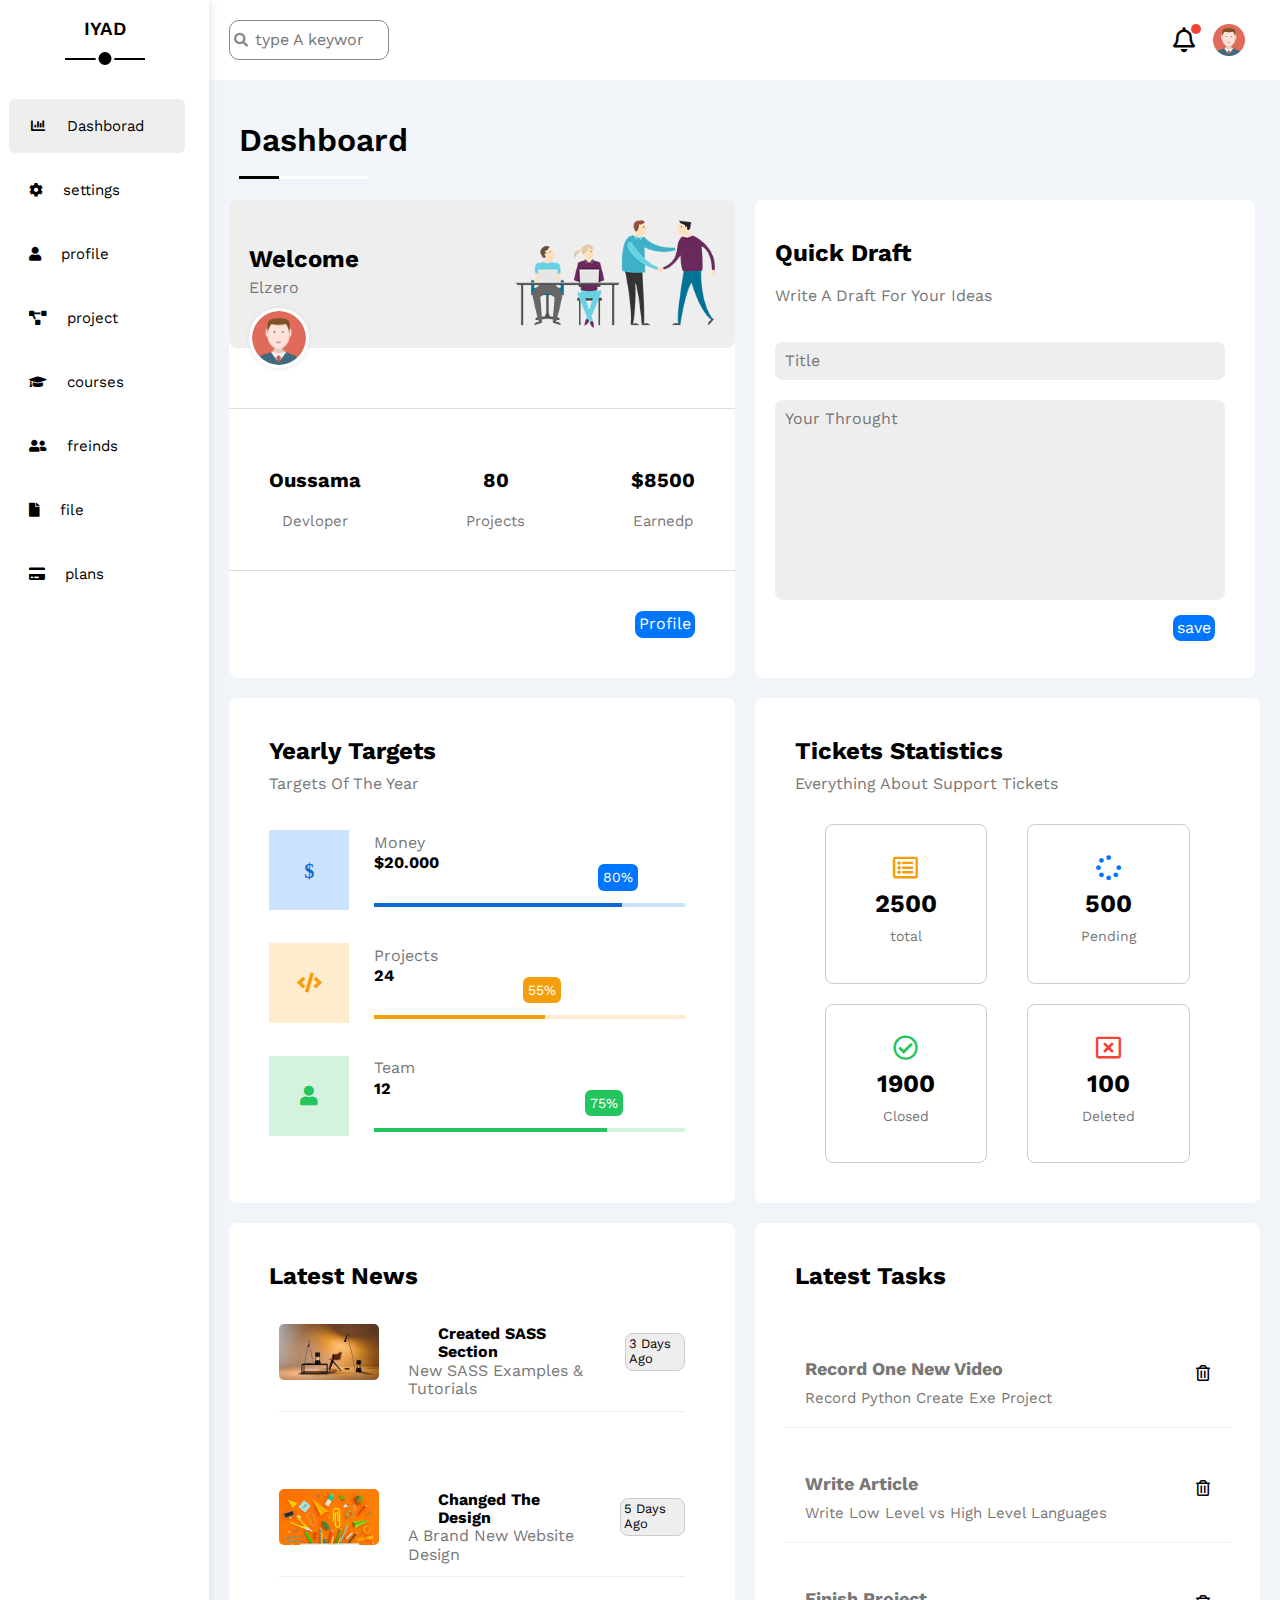
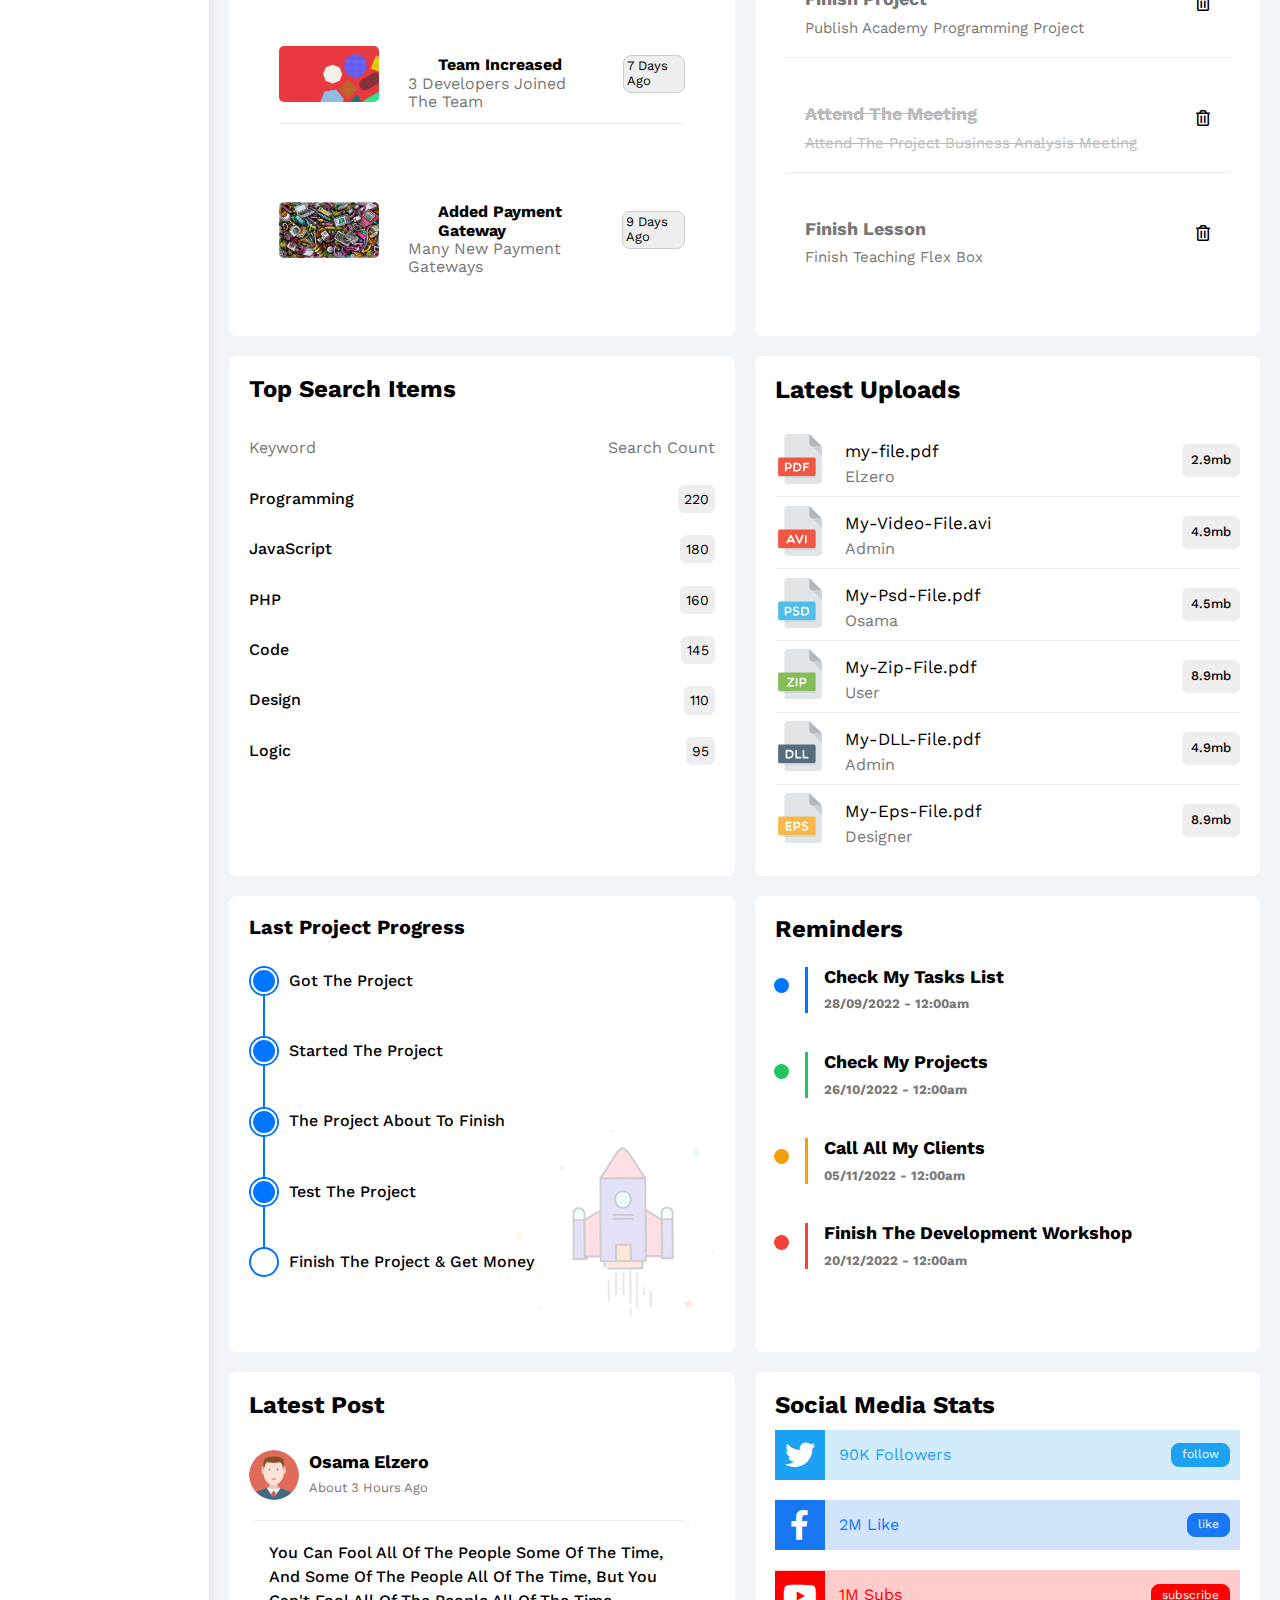
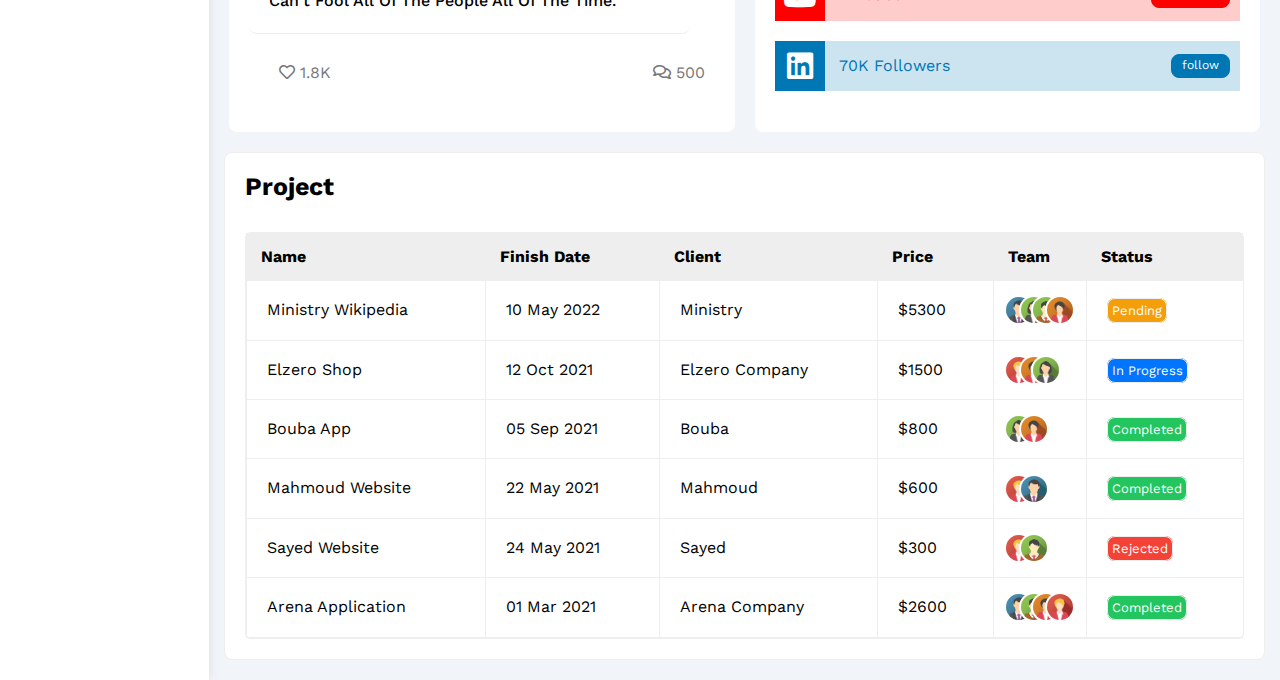
<file: index.html>
<!DOCTYPE html>
<html lang="en">

<head>
    <meta charset="UTF-8">
    <meta name="viewport" content="width=device-width, initial-scale=1.0">
    <link rel="stylesheet" href="css/big1.css">
    <link rel="stylesheet" href="css/all.min.css">
    <link rel="stylesheet" href="css/normalize.css">
    <link rel="stylesheet" href="css/framework.css">
    <link rel="preconnect" href="https://fonts.googleapis.com">
    <link rel="preconnect" href="https://fonts.gstatic.com" crossorigin>
    <link
        href="https://fonts.googleapis.com/css2?family=Cairo:wght@300;400;700&family=Open+Sans:wght@400;700&family=Work+Sans:wght@200;300;400;500;600;700;800&display=swap"
        rel="stylesheet">
    <title>Dashboard</title>
</head>

<body>
    <div class="page d-flex">
        <div class="sidebar">
            <h3>IYAD</h3>
            <ul>

                <li><a class="select
                    " href="index.html">
                        <i class="fa-regular fa-chart-bar fa-fw"></i><span>Dashborad</span></a>
                </li>
                <li><a href="settings.html"> <i class="fa-solid fa-gear"></i> <span>settings</span></a></li>
                <li><a href="profile.html"><i class="fa-regular fa-user"></i><span>profile</span></a></li>
                <li><a href="project.html"><i class="fa-solid fa-diagram-project"></i><span>project</span></a></li>
                <li><a href="courses.html"><i class="fa-solid fa-graduation-cap"></i><span>courses</span></a></li>
                <li><a href="freinds.html"><i class="fa-solid fa-user-group"></i><span>freinds</span></a></li>
                <li><a href="files.html"><i class="fa-regular fa-file"></i><span>file</span></a></li>
                <li><a href="plans.html"><i class="fa-regular fa-credit-card"></i><span>plans</span></a></li>
            </ul>

        </div>
        <div class="content">
            <div class="header">
                <div class="search">
                    <input type="search" placeholder="type A keyword">
                </div>
                <div class="photo">
                    <img src="imgs/avatar.png" alt="">
                    <span class="notificationt"></span>
                </div>
            </div>
            <h1>Dashboard</h1>

            <div class="boxing">
                <div class="box_1">
                    <div class="ontop">
                        <div class="text">
                            <h2>Welcome</h2>
                            <p>Elzero</p>
                        </div>
                        <img src="imgs/welcome.png" alt="">

                    </div>
                    <div class="onbas">
                        <div class="img">
                            <img src="imgs/avatar.png" alt="">
                        </div>
                        <div class="text">
                            <div class="t1">
                                <p>oussama</p>
                                <span>Devloper</span>
                            </div>
                            <div class="t2">
                                <p>80</p><span>Projects</span>
                            </div>
                            <div class="t3">
                                <p>$8500</p>
                                <span>Earnedp</span>
                            </div>

                        </div>
                        <div class="link">
                            <a href="#">Profile</a>

                        </div>
                    </div>


                </div>
                <div class="box_2">
                    <div class="text">
                        <h2>Quick Draft
                        </h2>
                        <p>Write A Draft For Your Ideas

                        </p>
                    </div>
                    <form action="">
                        <input type="text" placeholder="title">
                        <textarea class="textarea" name="text" placeholder="your throught"></textarea>
                        <input type="submit" value="save">
                    </form>

                </div>
                <div class="box_3">
                    <div class="text">
                        <h2>Yearly Targets
                        </h2>
                        <p>Targets Of The Year

                        </p>
                        <div class="target one">
                            <div class="img">
                                <i class="fa-solid fa-dollar-sign fa-lg"></i>
                            </div>

                            <div class="details">
                                <span>Money</span>
                                <p>$20.000
                                </p>
                                <div class="progress blue">
                                    <span class="blue" style="width: 80%;">
                                        <span class="blue">80%</span>
                                    </span>
                                </div>
                            </div>

                        </div>
                        <div class="target two">
                            <div class="img">
                                <i class="fa-solid fa-code fa-lg "></i>
                            </div>
                            <div class="details">
                                <span>Projects</span>
                                <p>24
                                </p>
                                <div class="progress orange">
                                    <span class="orange " style="width: 55%; ">
                                        <span class="orange">55%</span>
                                    </span>
                                </div>
                            </div>

                        </div>
                        <div class="target three">
                            <div class="img">
                                <i class="last fa-solid fa-user fa-lg "></i>
                            </div>
                            <div class="details">
                                <span>
                                    Team</span>
                                <p>12

                                </p>
                                <div class="progress green">
                                    <span class="green" style="width: 75%;">
                                        <span class="green">75%</span>
                                    </span>
                                </div>
                            </div>
                        </div>
                    </div>
                </div>

                <div class="box_4">
                    <div class="text">
                        <h2>Tickets Statistics
                        </h2>
                        <p>Everything About Support Tickets

                        </p>
                    </div>
                    <div class="elements">
                        <div class="element yellow">
                            <i class="fa-regular fa-rectangle-list fa-2x mb-10"></i>
                            <span>2500</span>
                            <span>total</span>
                        </div>
                        <div class="element blue">
                            <i class="fa-solid fa-spinner fa-2x mb-10"></i>
                            <span>500</span>
                            <span>Pending</span>
                        </div>
                        <div class="element green">
                            <i class="fa-regular fa-circle-check fa-2x mb-10"></i>
                            <span>1900</span>
                            <span>Closed</span>
                        </div>
                        <div class="element red">
                            <i class="fa-regular fa-rectangle-xmark fa-2x mb-10"></i>
                            <span>100</span>
                            <span>Deleted</span>
                        </div>
                    </div>

                </div>
                <div class="box_5">
                    <div class="text">
                        <h2>Latest News
                        </h2>
                        <div class="container">
                            <div class="box">

                                <img src="imgs/news-01.png" alt="">
                                <div class="info">
                                    <p>Created SASS Section
                                    </p>
                                    <span>New SASS Examples & Tutorials
                                </div>
                                </span>
                                <div class="days">
                                    <span>3 Days Ago
                                    </span>
                                </div>
                            </div>

                            <div class="box">
                                <img src="imgs/news-02.png" alt="">
                                <div class="info">
                                    <p>Changed The Design

                                    </p>
                                    <span>A Brand New Website Design
                                    </span>
                                </div>
                                <div class="days">
                                    <span>5 Days Ago
                                    </span>
                                </div>
                            </div>
                            <div class="box">
                                <img src="imgs/news-03.png" alt="">
                                <div class="info">
                                    <p>Team Increased

                                    </p>
                                    <span>3 Developers Joined The Team



                                    </span>
                                </div>
                                <div class="days">
                                    <span>7 Days Ago
                                    </span>
                                </div>
                            </div>
                            <div class="box">
                                <img src="imgs/news-04.png" alt="">
                                <div class="info">
                                    <p>Added Payment Gateway

                                    </p>
                                    <span>Many New Payment Gateways



                                    </span>
                                </div>
                                <div class="days">
                                    <span>9 Days Ago
                                    </span>
                                </div>
                            </div>
                        </div>
                    </div>
                </div>
                <div class="box_6">
                    <div class="text">
                        <h2>Latest Tasks
                        </h2>
                    </div>
                    <div class="container">
                        <div class="box">
                            <div class="text">
                                <p>Record One New Video
                                </p>
                                <span>Record Python Create Exe Project
                            </div>
                            </span>
                            <div class="icon">
                                <i class="fa-regular fa-trash-can delete"></i>
                            </div>
                        </div>
                        <div class="box">
                            <div class="text">
                                <p>Write Article

                                </p>
                                <span>Write Low Level vs High Level Languages

                            </div>
                            <div class="icon">
                                </span>
                                <i class="fa-regular fa-trash-can delete"></i>
                            </div>
                        </div>
                        <div class="box">
                            <div class="text">
                                <p>Finish Project

                                </p>
                                <span>Publish Academy Programming Project



                                </span>
                            </div>
                            <div class="icon">
                                <i class="fa-regular fa-trash-can delete"></i>
                            </div>
                        </div>
                        <div class="box">
                            <div class="text">
                                <p><del>Attend The Meeting
                                    </del>
                                </p>
                                <span><del>Attend The Project Business Analysis Meeting

                                    </del>

                                </span>
                            </div>
                            <div class="icon">
                                <i class="fa-regular fa-trash-can delete"></i>
                            </div>
                        </div>
                        <div class="box">
                            <div class="text">
                                <p>Finish Lesson

                                </p>
                                <span>Finish Teaching Flex Box

                                </span>
                            </div>
                            <div class="icon">
                                <i class="fa-regular fa-trash-can delete"></i>
                            </div>
                        </div>
                    </div>
                </div>
                <div class="box_7">
                    <h2>Top Search Items
                    </h2>
                    <div class="info">
                        <p>Keyword</p>
                        <p>Search Count
                        </p>
                    </div>
                    <div class="boxes">
                        <div class="box">
                            <p>Programming
                            </p>
                            <span>220</span>
                        </div>
                        <div class="box">
                            <p>JavaScript
                            </p>
                            <span>180</span>
                        </div>
                        <div class="box">
                            <p>PHP
                            </p>
                            <span>160</span>
                        </div>
                        <div class="box">
                            <p>Code
                            </p>
                            <span>145</span>
                        </div>
                        <div class="box">
                            <p>Design
                            </p>
                            <span>110</span>
                        </div>
                        <div class="box">
                            <p>Logic
                            </p>
                            <span>95</span>
                        </div>
                    </div>
                </div>
                <div class="box_8">
                    <h2>Latest Uploads
                    </h2>
                    <div class="boxes">
                        <div class="box">
                            <div class="img">
                                <img src="imgs/pdf.svg" alt="">
                            </div>
                            <div class="info">
                                <p>my-file.pdf
                                </p>
                                <span>Elzero</span>
                            </div>
                            <div class="size">
                                <p>2.9mb</p>
                            </div>
                        </div>
                        <div class="box">
                            <div class="img">
                                <img src="imgs/avi.svg" alt="">
                            </div>
                            <div class="info">
                                <p>My-Video-File.avi

                                </p>
                                <span>Admin</span>
                            </div>
                            <div class="size">
                                <p>4.9mb</p>
                            </div>
                        </div>
                        <div class="box">
                            <div class="img">
                                <img src="imgs/psd.svg" alt="">
                            </div>
                            <div class="info">
                                <p>My-Psd-File.pdf

                                </p>
                                <span>Osama</span>
                            </div>
                            <div class="size">
                                <p>4.5mb</p>
                            </div>
                        </div>
                        <div class="box">
                            <div class="img">
                                <img src="imgs/zip.svg" alt="">
                            </div>
                            <div class="info">
                                <p>My-Zip-File.pdf

                                </p>
                                <span>User</span>
                            </div>
                            <div class="size">
                                <p>8.9mb</p>
                            </div>
                        </div>
                        <div class="box">
                            <div class="img">
                                <img src="imgs/dll.svg" alt="">
                            </div>
                            <div class="info">
                                <p>My-DLL-File.pdf

                                </p>
                                <span>Admin
                                </span>
                            </div>
                            <div class="size">
                                <p>4.9mb</p>
                            </div>
                        </div>
                        <div class="box">
                            <div class="img">
                                <img src="imgs/eps.svg" alt="">
                            </div>
                            <div class="info">
                                <p>My-Eps-File.pdf

                                </p>
                                <span>Designer</span>
                            </div>
                            <div class="size">
                                <p>8.9mb</p>
                            </div>
                        </div>
                    </div>

                </div>

                <div class="box_9">
                    <h2>Last Project Progress
                    </h2>
                    <div class="boxing">
                        <div class="box">
                            <div class="circle">
                                <div class="circle_1">
                                    <div class="circle_2"></div>
                                </div>

                            </div>
                            <div class="info">
                                <p>Got The Project
                                </p>
                            </div>

                        </div>
                        <div class="box">
                            <div class="circle">
                                <div class="circle_1">
                                    <div class="circle_2"></div>
                                </div>

                            </div>
                            <div class="info">
                                <p>Started The Project

                                </p>
                            </div>

                        </div>
                        <div class="box">
                            <div class="circle">
                                <div class="circle_1">
                                    <div class="circle_2"></div>
                                </div>

                            </div>
                            <div class="info">
                                <p>The Project About To Finish

                                </p>
                            </div>

                        </div>
                        <div class="box">
                            <div class="circle">
                                <div class="circle_1">
                                    <div class="circle_2 animation"></div>
                                </div>

                            </div>
                            <div class="info">
                                <p>Test The Project
                                </p>
                            </div>

                        </div>
                        <div class="box">
                            <div class="circle">
                                <div class="circle_1">

                                </div>

                            </div>
                            <div class="info">
                                <p>Finish The Project & Get Money
                                </p>
                            </div>

                        </div>
                        <div class="img">
                            <img src="imgs/project.png" alt="">
                        </div>
                    </div>
                </div>
                <div class="box_10">
                    <h2>Reminders</h2>
                    <div class="list">
                        <ul>
                            <li>Check My Tasks List
                                <span>28/09/2022 - 12:00am
                                </span>
                            </li>
                            <li>Check My Projects
                                <span>26/10/2022 - 12:00am
                                </span>
                            </li>
                            <li>Call All My Clients
                                <span>05/11/2022 - 12:00am
                                </span>
                            </li>
                            <li>Finish The Development Workshop

                                <span>20/12/2022 - 12:00am
                                </span>
                            </li>
                        </ul>
                    </div>
                </div>
                <div class="box_11">
                    <h2>Latest Post
                    </h2>
                    <div class="boxes">
                        <div class="box_1">
                            <img src="imgs/avatar.png" alt="">
                            <div class="text">
                                <p>Osama Elzero
                                </p>
                                <span>About 3 Hours Ago
                                </span>
                            </div>
                        </div>

                        <div class="box_2">
                            <p>
                                You Can Fool All Of The People Some Of The Time, And Some Of The People All Of The
                                Time, But You Can't Fool All Of The People All Of The Time.
                            </p>
                        </div>
                        <div class="box_3">
                            <div class="icon">
                                <i class="fa-regular fa-heart"></i>
                                <span>1.8K</span>
                            </div>
                            <div class="ico">
                                <i class="fa-regular fa-comments"></i>
                                <span>500</span>
                            </div>
                        </div>
                    </div>
                </div>

                <div class="box_12">
                    <h2>
                        Social Media Stats

                    </h2>
                    <div class="boxes">
                        <div class="box twitter">
                            <div class="icon ">
                                <i class="fa-brands fa-twitter fa-2x"></i>
                            </div>
                            <div class="text">
                                <p>90K Followers
                                </p>
                            </div>
                            <div class="follow">
                                <a href="#">follow</a>
                            </div>
                        </div>
                        <div class="box facebook">
                            <div class="icon">
                                <i class="fa-brands fa-facebook-f fa-2x"></i>
                            </div>
                            <div class="text">
                                <p>2M Like

                                </p>
                            </div>
                            <div class="follow">
                                <a href="#">like</a>
                            </div>
                        </div>
                        <div class="box youtube">
                            <div class="icon">
                                <i class="fa-brands fa-youtube fa-2x"></i>
                            </div>
                            <div class="text">
                                <p>1M Subs

                                </p>
                            </div>
                            <div class="follow">
                                <a href="#">subscribe</a>
                            </div>
                        </div>
                        <div class="box linke">
                            <div class="icon">
                                <i class="fa-brands fa-linkedin fa-2x"></i>
                            </div>
                            <div class="text">
                                <p>70K Followers

                                </p>
                            </div>
                            <div class="follow">
                                <a href="#">follow</a>
                            </div>
                        </div>
                    </div>
                </div>
            </div>
            <!-- start table -->
            <div class="table">
                <h2>Project</h2>
                <table>
                    <thead>
                        <tr>
                            <td>Name</td>
                            <td>Finish Date </td>
                            <td>Client</td>
                            <td>Price</td>
                            <td>Team</td>
                            <td>Status</td>
                        </tr>
                    </thead>
                    <tbody>
                        <tr>
                            <td>Ministry Wikipedia </td>
                            <td>10 May 2022 </td>
                            <td>Ministry</td>
                            <td>$5300</td>
                            <td class="imgs">
                                <img src="imgs/team-01.png" alt="">
                                <img src="imgs/team-02.png" alt="">
                                <img src="imgs/team-03.png" alt="">
                                <img src="imgs/team-04.png" alt="">
                            </td>
                            <td> <span class="Pending">Pending</span></td>
                        </tr>
                        <tr>
                            <td>Elzero Shop </td>
                            <td>12 Oct 2021 </td>
                            <td>Elzero Company </td>
                            <td>$1500 </td>
                            <td>
                                <img src="imgs/team-05.png" alt="">
                                <img src="imgs/team-04.png" alt="">
                                <img src="imgs/team-02.png" alt="">
                            </td>
                            <td><span class="Progress">In Progress</span>
                            </td>
                        </tr>
                        <tr>
                            <td>Bouba App </td>
                            <td>05 Sep 2021 </td>
                            <td>Bouba</td>
                            <td>$800</td>
                            <td>
                                <img src="imgs/team-02.png" alt="">
                                <img src="imgs/team-04.png" alt="">
                            </td>
                            <td>
                                <span class="Completed">Completed
                                </span>
                            </td>
                        </tr>
                        <tr>
                            <td>Mahmoud Website </td>
                            <td>22 May 2021 </td>
                            <td>Mahmoud</td>
                            <td>$600</td>
                            <td>
                                <img src="imgs/team-05.png" alt="">
                                <img src="imgs/team-01.png" alt="">
                            </td>
                            <td>
                                <span class="Completed">Completed</span>
                            </td>


                        </tr>
                        <tr>
                            <td>Sayed Website </td>
                            <td>24 May 2021 </td>
                            <td>Sayed</td>
                            <td>$300 </td>
                            <td>
                                <img src="imgs/team-05.png" alt="">
                                <img src="imgs/team-03.png" alt="">
                            </td>
                            <td>
                                <span class="Rejected">Rejected
                                </span>
                            </td>
                        </tr>
                        <tr>
                            <td>Arena Application </td>
                            <td>01 Mar 2021 </td>
                            <td>Arena Company </td>
                            <td>$2600 </td>
                            <td>
                                <img src="imgs/team-01.png" alt="">
                                <img src="imgs/team-03.png" alt="">
                                <img src="imgs/team-04.png" alt="">
                                <img src="imgs/team-05.png" alt="">
                            </td>
                            <td>
                                <span class="Completed">Completed</span>
                            </td>
                        </tr>
                    </tbody>
                </table>
            </div>









            <!-- end table -->
        </div>
    </div>


</body>

</html>
</file>
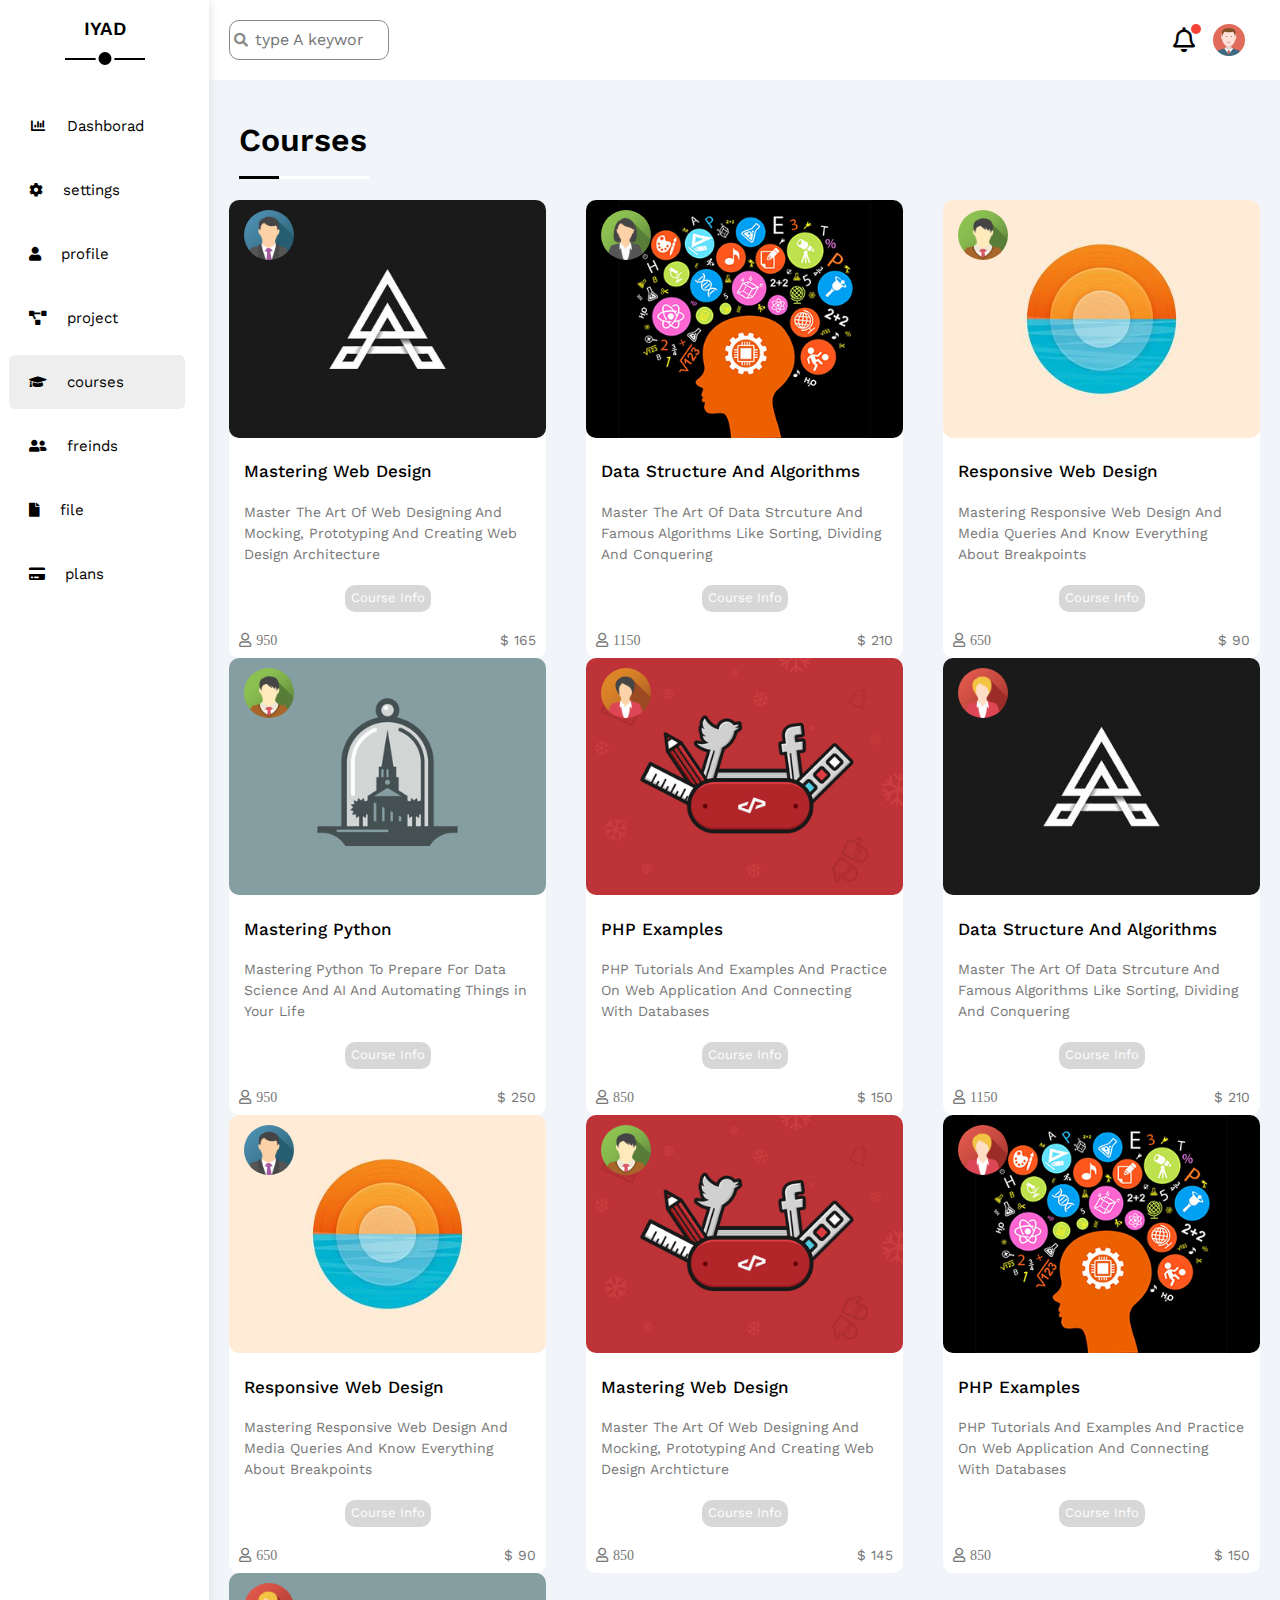
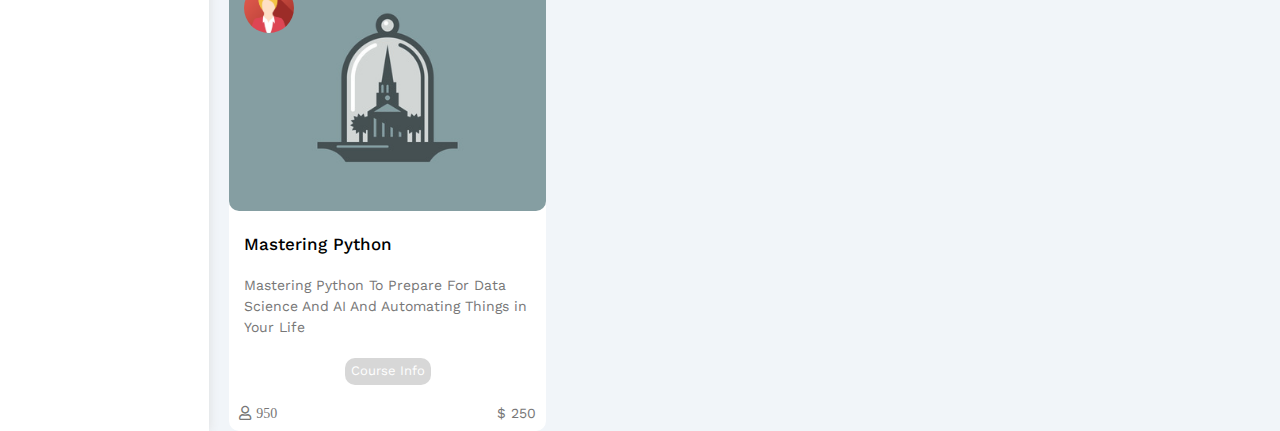
<file: courses.html>
<!DOCTYPE html>
<html lang="en">

<head>
    <meta charset="UTF-8">
    <meta name="viewport" content="width=device-width, initial-scale=1.0">
    <link rel="stylesheet" href="css/big1.css">
    <link rel="stylesheet" href="css/all.min.css">
    <link rel="stylesheet" href="css/normalize.css">
    <link rel="stylesheet" href="css/framework.css">
    <link rel="preconnect" href="https://fonts.googleapis.com">
    <link rel="preconnect" href="https://fonts.gstatic.com" crossorigin>
    <link
        href="https://fonts.googleapis.com/css2?family=Cairo:wght@300;400;700&family=Open+Sans:wght@400;700&family=Work+Sans:wght@200;300;400;500;600;700;800&display=swap"
        rel="stylesheet">
    <title>Settings
    </title>
</head>

<body>
    <div class="page d-flex">
        <div class="sidebar">
            <h3>IYAD</h3>
            <ul>

                <li><a href="index.html">
                        <i class="fa-regular fa-chart-bar fa-fw"></i><span>Dashborad</span></a>
                </li>
                <li><a href="settings.html"> <i class="fa-solid fa-gear"></i> <span>settings</span></a></li>
                <li><a href="profile.html"><i class="fa-regular fa-user"></i><span>profile</span></a></li>
                <li><a href="project.html"><i class="fa-solid fa-diagram-project"></i><span>project</span></a></li>
                <li><a class="select
                    " href="courses.html"><i class="fa-solid fa-graduation-cap"></i><span>courses</span></a></li>
                <li><a href="freinds.html"><i class="fa-solid fa-user-group"></i><span>freinds</span></a></li>
                <li><a href="files.html"><i class="fa-regular fa-file"></i><span>file</span></a></li>
                <li><a href="plans.html"><i class="fa-regular fa-credit-card"></i><span>plans</span></a></li>
            </ul>

        </div>
        <div class="content">
            <div class="header">
                <div class="search">
                    <input type="search" placeholder="type A keyword">
                </div>
                <div class="photo">
                    <img src="imgs/avatar.png" alt="">
                    <span class="notificationt"></span>
                </div>
            </div>
            <h1>Courses

            </h1>
            <div class="courses">
                <div class="course">
                    <div class="box">
                        <div class="img">
                            <img src="imgs/course-01.jpg" alt="">
                            <img src="imgs/team-01.png" alt="">
                        </div>
                        <div class="info">
                            <h2>Mastering Web Design
                            </h2>
                            <p>Master The Art Of Web Designing And Mocking, Prototyping And Creating Web Design
                                Architecture</p>
                        </div>
                        <div class="part">
                            <p>Course Info
                            </p>
                        </div>
                        <div class="price">
                            <i class="fa-regular fa-user"><span>950</span></i>
                            <span>$ 165</span>
                        </div>
                    </div>
                    <div class="box">
                        <div class="img">
                            <img src="imgs/course-02.jpg" alt="">
                            <img src="imgs/team-02.png" alt="">
                        </div>
                        <div class="info">
                            <h2>Data Structure And Algorithms

                            </h2>
                            <p>Master The Art Of Data Strcuture And Famous Algorithms Like Sorting, Dividing And
                                Conquering</p>
                        </div>
                        <div class="part">
                            <p>Course Info
                            </p>
                        </div>
                        <div class="price">
                            <i class="fa-regular fa-user"><span>1150</span></i>
                            <span>$ 210</span>
                        </div>
                    </div>
                    <div class="box">
                        <div class="img">
                            <img src="imgs/course-03.jpg" alt="">
                            <img src="imgs/team-03.png" alt="">
                        </div>
                        <div class="info">
                            <h2>Responsive Web Design

                            </h2>
                            <p>Mastering Responsive Web Design And Media Queries And Know Everything About Breakpoints
                            </p>
                        </div>
                        <div class="part">
                            <p>Course Info
                            </p>
                        </div>
                        <div class="price">
                            <i class="fa-regular fa-user"><span>650</span></i>
                            <span>$ 90</span>
                        </div>
                    </div>
                    <div class="box">
                        <div class="img">
                            <img src="imgs/course-04.jpg" alt="">
                            <img src="imgs/team-03.png" alt="">
                        </div>
                        <div class="info">
                            <h2>Mastering Python

                            </h2>
                            <p>Mastering Python To Prepare For Data Science And AI And Automating Things in Your Life
                            </p>
                        </div>
                        <div class="part">
                            <p>Course Info
                            </p>
                        </div>
                        <div class="price">
                            <i class="fa-regular fa-user"><span>950</span></i>
                            <span>$ 250</span>
                        </div>
                    </div>
                    <div class="box">
                        <div class="img">
                            <img src="imgs/course-05.jpg" alt="">
                            <img src="imgs/team-04.png" alt="">
                        </div>
                        <div class="info">
                            <h2>PHP Examples

                            </h2>
                            <p>PHP Tutorials And Examples And Practice On Web Application And Connecting With Databases
                            </p>
                        </div>
                        <div class="part">
                            <p>Course Info
                            </p>
                        </div>
                        <div class="price">
                            <i class="fa-regular fa-user"><span>850</span></i>
                            <span>$ 150</span>
                        </div>
                    </div>
                    <div class="box">
                        <div class="img">
                            <img src="imgs/course-01.jpg" alt="">
                            <img src="imgs/team-05.png" alt="">
                        </div>
                        <div class="info">
                            <h2>Data Structure And Algorithms

                            </h2>
                            <p>Master The Art Of Data Strcuture And Famous Algorithms Like Sorting, Dividing And
                                Conquering</p>
                        </div>
                        <div class="part">
                            <p>Course Info
                            </p>
                        </div>
                        <div class="price">
                            <i class="fa-regular fa-user"><span>1150</span></i>
                            <span>$ 210</span>
                        </div>
                    </div>
                    <div class="box">
                        <div class="img">
                            <img src="imgs/course-03.jpg" alt="">
                            <img src="imgs/team-01.png" alt="">
                        </div>
                        <div class="info">
                            <h2>Responsive Web Design

                            </h2>
                            <p>Mastering Responsive Web Design And Media Queries And Know Everything About Breakpoints
                            </p>
                        </div>
                        <div class="part">
                            <p>Course Info
                            </p>
                        </div>
                        <div class="price">
                            <i class="fa-regular fa-user"><span>650</span></i>
                            <span>$ 90</span>
                        </div>
                    </div>
                    <div class="box">
                        <div class="img">
                            <img src="imgs/course-05.jpg" alt="">
                            <img src="imgs/team-03.png" alt="">
                        </div>
                        <div class="info">
                            <h2>Mastering Web Design

                            </h2>
                            <p>Master The Art Of Web Designing And Mocking, Prototyping And Creating Web Design
                                Archticture</p>
                        </div>
                        <div class="part">
                            <p>Course Info
                            </p>
                        </div>
                        <div class="price">
                            <i class="fa-regular fa-user"><span>850</span></i>
                            <span>$ 145</span>
                        </div>
                    </div>
                    <div class="box">
                        <div class="img">
                            <img src="imgs/course-02.jpg" alt="">
                            <img src="imgs/team-05.png" alt="">
                        </div>
                        <div class="info">
                            <h2>PHP Examples

                            </h2>
                            <p>PHP Tutorials And Examples And Practice On Web Application And Connecting With Databases
                            </p>
                        </div>
                        <div class="part">
                            <p>Course Info
                            </p>
                        </div>
                        <div class="price">
                            <i class="fa-regular fa-user"><span>850</span></i>
                            <span>$ 150</span>
                        </div>
                    </div>
                    <div class="box">
                        <div class="img">
                            <img src="imgs/course-04.jpg" alt="">
                            <img src="imgs/team-05.png" alt="">
                        </div>
                        <div class="info">
                            <h2>Mastering Python

                            </h2>
                            <p>Mastering Python To Prepare For Data Science And AI And Automating Things in Your Life
                            </p>
                        </div>
                        <div class="part">
                            <p>Course Info
                            </p>
                        </div>
                        <div class="price">
                            <i class="fa-regular fa-user"><span>950</span></i>
                            <span>$ 250</span>
                        </div>
                    </div>
                </div>
            </div>
</file>
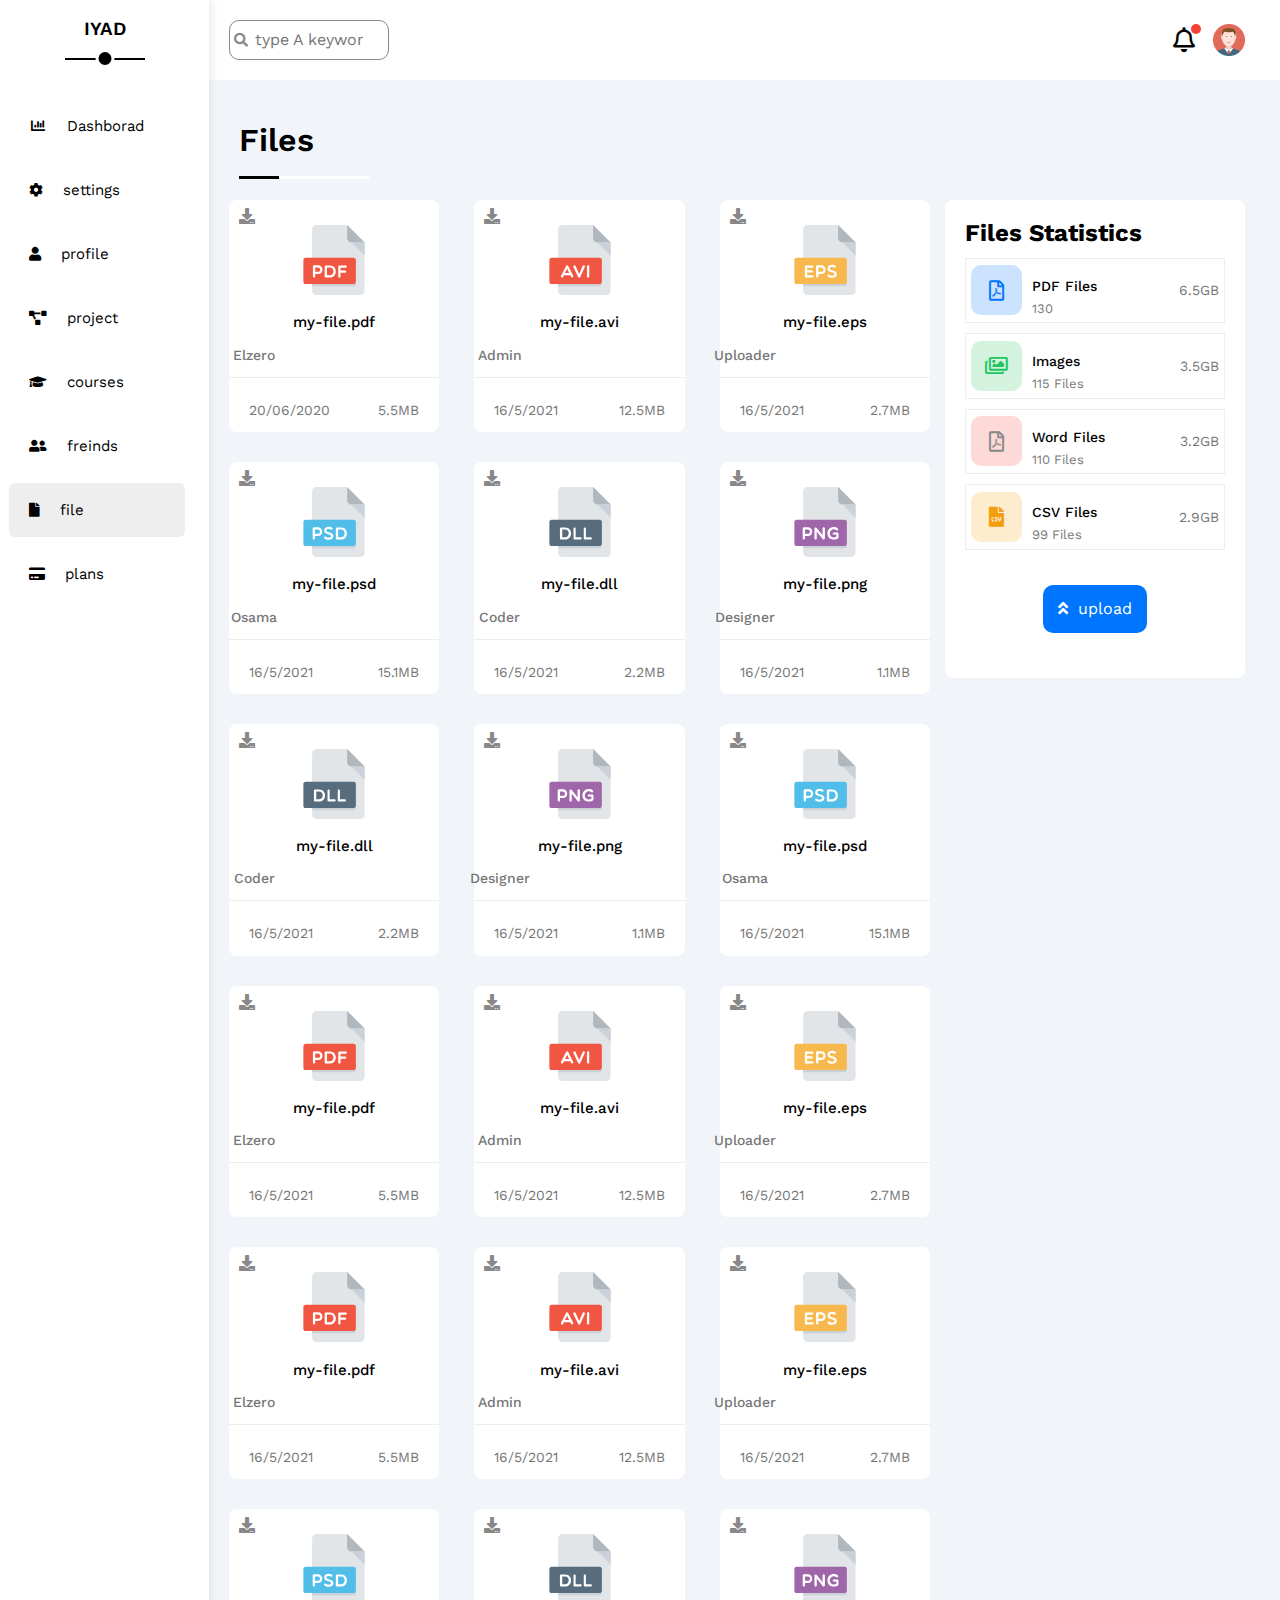
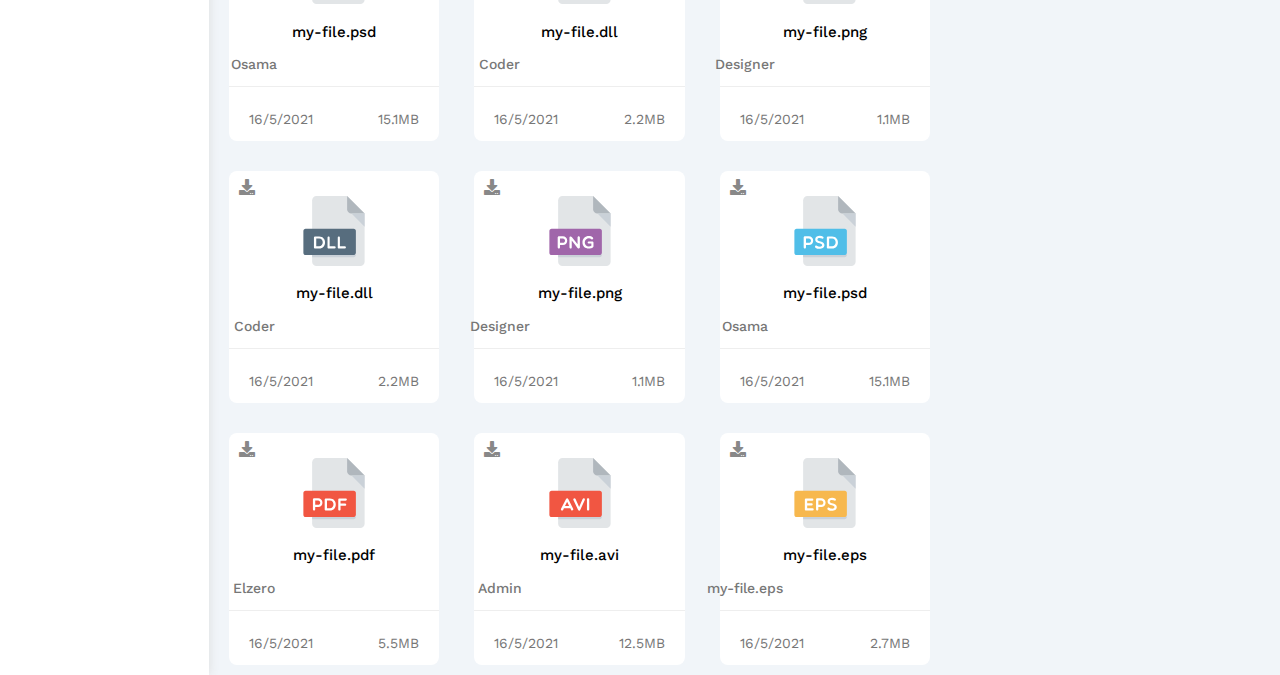
<file: files.html>
<!DOCTYPE html>
<html lang="en">

<head>
    <meta charset="UTF-8">
    <meta name="viewport" content="width=device-width, initial-scale=1.0">
    <link rel="stylesheet" href="css/big1.css">
    <link rel="stylesheet" href="css/all.min.css">
    <link rel="stylesheet" href="css/normalize.css">
    <link rel="stylesheet" href="css/framework.css">
    <link rel="preconnect" href="https://fonts.googleapis.com">
    <link rel="preconnect" href="https://fonts.gstatic.com" crossorigin>
    <link
        href="https://fonts.googleapis.com/css2?family=Cairo:wght@300;400;700&family=Open+Sans:wght@400;700&family=Work+Sans:wght@200;300;400;500;600;700;800&display=swap"
        rel="stylesheet">
    <title>Settings
    </title>
</head>

<body>
    <div class="page d-flex">
        <div class="sidebar">
            <h3>IYAD</h3>
            <ul>

                <li><a href="index.html">
                        <i class="fa-regular fa-chart-bar fa-fw"></i><span>Dashborad</span></a>
                </li>
                <li><a href="settings.html"> <i class="fa-solid fa-gear"></i> <span>settings</span></a></li>
                <li><a href="profile.html"><i class="fa-regular fa-user"></i><span>profile</span></a></li>
                <li><a href="project.html"><i class="fa-solid fa-diagram-project"></i><span>project</span></a></li>
                <li><a href="courses.html"><i class="fa-solid fa-graduation-cap"></i><span>courses</span></a></li>
                <li><a href="freinds.html"><i class="fa-solid fa-user-group"></i><span>freinds</span></a></li>
                <li><a class="select
                    " href="files.html"><i class="fa-regular fa-file"></i><span>file</span></a></li>
                <li><a href="plans.html"><i class="fa-regular fa-credit-card"></i><span>plans</span></a></li>
            </ul>

        </div>
        <div class="content">
            <div class="header">
                <div class="search">
                    <input type="search" placeholder="type A keyword">
                </div>
                <div class="photo">
                    <img src="imgs/avatar.png" alt="">
                    <span class="notificationt"></span>
                </div>
            </div>
            <h1>Files

            </h1>
            <div class="container file">
                <div class="box_1">
                    <div class="grid-box">
                        <div class="box">
                            <div class="icon">
                                <i class="fa-solid fa-download c-grey p-absolute"></i>
                            </div>
                            <div class="img">
                                <img src="imgs/pdf.svg" alt="">
                                <p>my-file.pdf
                                </p>
                                <p>Elzero</p>
                            </div>
                            <div class="date">
                                <p>20/06/2020

                                </p>
                                <span>5.5MB</span>
                            </div>
                        </div>
                    </div>

                    <div class="grid-box">
                        <div class="box">
                            <div class="icon">
                                <i class="fa-solid fa-download c-grey p-absolute"></i>
                            </div>
                            <div class="img">
                                <img src="imgs/avi.svg" alt="">
                                <p>my-file.avi
                                </p>
                                <p>Admin</p>
                            </div>
                            <div class="date">
                                <p>16/5/2021


                                </p>
                                <span>12.5MB
                                </span>
                            </div>
                        </div>
                    </div>
                    <div class="grid-box">
                        <div class="box">

                            <div class="icon">
                                <i class="fa-solid fa-download c-grey p-absolute"></i>
                            </div>
                            <div class="img">
                                <img src="imgs/eps.svg" alt="">
                                <p>my-file.eps
                                </p>
                                <p>Uploader</p>
                            </div>
                            <div class="date">
                                <p>16/5/2021

                                </p>
                                <span>2.7MB</span>
                            </div>
                        </div>
                    </div>
                    <div class="grid-box">
                        <div class="box">

                            <div class="icon">
                                <i class="fa-solid fa-download c-grey p-absolute"></i>
                            </div>
                            <div class="img">
                                <img src="imgs/psd.svg" alt="">
                                <p>my-file.psd
                                </p>
                                <p>Osama</p>
                            </div>
                            <div class="date">
                                <p>16/5/2021


                                </p>
                                <span>15.1MB
                                </span>
                            </div>
                        </div>
                    </div>
                    <div class="grid-box">
                        <div class="box">

                            <div class="icon">
                                <i class="fa-solid fa-download c-grey p-absolute"></i>
                            </div>
                            <div class="img">
                                <img src="imgs/dll.svg" alt="">
                                <p>my-file.dll
                                </p>
                                <p>Coder</p>
                            </div>
                            <div class="date">
                                <p>16/5/2021


                                </p>
                                <span>2.2MB
                                </span>
                            </div>
                        </div>
                    </div>
                    <div class="grid-box">
                        <div class="box">

                            <div class="icon">
                                <i class="fa-solid fa-download c-grey p-absolute"></i>
                            </div>
                            <div class="img">
                                <img src="imgs/png.svg" alt="">
                                <p>my-file.png
                                </p>
                                <p>Designer</p>
                            </div>
                            <div class="date">
                                <p>16/5/2021


                                </p>
                                <span>1.1MB
                                </span>
                            </div>
                        </div>
                    </div>
                    <div class="grid-box">
                        <div class="box">

                            <div class="icon">
                                <i class="fa-solid fa-download c-grey p-absolute"></i>
                            </div>
                            <div class="img">
                                <img src="imgs/dll.svg" alt="">
                                <p>my-file.dll
                                </p>
                                <p>Coder</p>
                            </div>
                            <div class="date">
                                <p>16/5/2021

                                </p>
                                <span>2.2MB</span>
                            </div>
                        </div>
                    </div>
                    <div class="grid-box">
                        <div class="box">

                            <div class="icon">
                                <i class="fa-solid fa-download c-grey p-absolute"></i>
                            </div>
                            <div class="img">
                                <img src="imgs/png.svg" alt="">
                                <p>my-file.png
                                </p>
                                <p>Designer</p>
                            </div>
                            <div class="date">
                                <p>16/5/2021


                                </p>
                                <span>1.1MB
                                </span>
                            </div>
                        </div>
                    </div>
                    <div class="grid-box">
                        <div class="box">

                            <div class="icon">
                                <i class="fa-solid fa-download c-grey p-absolute"></i>
                            </div>
                            <div class="img">
                                <img src="imgs/psd.svg" alt="">
                                <p>my-file.psd
                                </p>
                                <p>Osama</p>
                            </div>
                            <div class="date">
                                <p>16/5/2021


                                </p>
                                <span>15.1MB
                                </span>
                            </div>
                        </div>
                    </div>
                    <div class="grid-box">
                        <div class="box">

                            <div class="icon">
                                <i class="fa-solid fa-download c-grey p-absolute"></i>
                            </div>
                            <div class="img">
                                <img src="imgs/pdf.svg" alt="">
                                <p>my-file.pdf
                                </p>
                                <p>Elzero</p>
                            </div>
                            <div class="date">
                                <p>16/5/2021


                                </p>
                                <span>5.5MB
                                </span>
                            </div>
                        </div>
                    </div>
                    <div class="grid-box">
                        <div class="box">

                            <div class="icon">
                                <i class="fa-solid fa-download c-grey p-absolute"></i>
                            </div>
                            <div class="img">
                                <img src="imgs/avi.svg" alt="">
                                <p>my-file.avi
                                </p>
                                <p>Admin</p>
                            </div>
                            <div class="date">
                                <p>16/5/2021


                                </p>
                                <span>12.5MB
                                </span>
                            </div>
                        </div>
                    </div>
                    <div class="grid-box">
                        <div class="box">

                            <div class="icon">
                                <i class="fa-solid fa-download c-grey p-absolute"></i>
                            </div>
                            <div class="img">
                                <img src="imgs/eps.svg" alt="">
                                <p>my-file.eps
                                </p>
                                <p>Uploader</p>
                            </div>
                            <div class="date">
                                <p>16/5/2021


                                </p>
                                <span>2.7MB
                                </span>
                            </div>
                        </div>
                    </div>
                    <div class="grid-box">
                        <div class="box">

                            <div class="icon">
                                <i class="fa-solid fa-download c-grey p-absolute"></i>
                            </div>
                            <div class="img">
                                <img src="imgs/pdf.svg" alt="">
                                <p>my-file.pdf
                                </p>
                                <p>Elzero</p>
                            </div>
                            <div class="date">
                                <p>16/5/2021


                                </p>
                                <span>5.5MB</span>
                            </div>
                        </div>
                    </div>
                    <div class="grid-box">
                        <div class="box">

                            <div class="icon">
                                <i class="fa-solid fa-download c-grey p-absolute"></i>
                            </div>
                            <div class="img">
                                <img src="imgs/avi.svg" alt="">
                                <p>my-file.avi
                                </p>
                                <p>Admin</p>
                            </div>
                            <div class="date">
                                <p>16/5/2021


                                </p>
                                <span>12.5MB
                                </span>
                            </div>
                        </div>
                    </div>
                    <div class="grid-box">
                        <div class="box">

                            <div class="icon">
                                <i class="fa-solid fa-download c-grey p-absolute"></i>
                            </div>
                            <div class="img">
                                <img src="imgs/eps.svg" alt="">
                                <p>my-file.eps
                                </p>
                                <p>Uploader</p>
                            </div>
                            <div class="date">
                                <p>16/5/2021


                                </p>
                                <span>2.7MB
                                </span>
                            </div>
                        </div>
                    </div>
                    <div class="grid-box">
                        <div class="box">

                            <div class="icon">
                                <i class="fa-solid fa-download c-grey p-absolute"></i>
                            </div>
                            <div class="img">
                                <img src="imgs/psd.svg" alt="">
                                <p>my-file.psd
                                </p>
                                <p>Osama</p>
                            </div>
                            <div class="date">
                                <p>16/5/2021


                                </p>
                                <span>15.1MB
                                </span>
                            </div>
                        </div>
                    </div>
                    <div class="grid-box">
                        <div class="box">

                            <div class="icon">
                                <i class="fa-solid fa-download c-grey p-absolute"></i>
                            </div>
                            <div class="img">
                                <img src="imgs/dll.svg" alt="">
                                <p>my-file.dll
                                </p>
                                <p>Coder</p>
                            </div>
                            <div class="date">
                                <p>16/5/2021


                                </p>
                                <span>2.2MB</span>
                            </div>
                        </div>
                    </div>
                    <div class="grid-box">
                        <div class="box">

                            <div class="icon">
                                <i class="fa-solid fa-download c-grey p-absolute"></i>
                            </div>
                            <div class="img">
                                <img src="imgs/png.svg" alt="">
                                <p>my-file.png
                                </p>
                                <p>Designer</p>
                            </div>
                            <div class="date">
                                <p>16/5/2021


                                </p>
                                <span>1.1MB
                                </span>
                            </div>
                        </div>
                    </div>
                    <div class="grid-box">
                        <div class="box">

                            <div class="icon">
                                <i class="fa-solid fa-download c-grey p-absolute"></i>
                            </div>
                            <div class="img">
                                <img src="imgs/dll.svg" alt="">
                                <p>my-file.dll
                                </p>
                                <p>Coder

                                </p>
                            </div>
                            <div class="date">
                                <p>16/5/2021


                                </p>
                                <span>2.2MB
                                </span>
                            </div>
                        </div>
                    </div>
                    <div class="grid-box">
                        <div class="box">

                            <div class="icon">
                                <i class="fa-solid fa-download c-grey p-absolute"></i>
                            </div>
                            <div class="img">
                                <img src="imgs/png.svg" alt="">
                                <p>my-file.png
                                </p>
                                <p>Designer

                                </p>
                            </div>
                            <div class="date">
                                <p>16/5/2021


                                </p>
                                <span>1.1MB
                                </span>
                            </div>
                        </div>
                    </div>
                    <div class="grid-box">
                        <div class="box">

                            <div class="icon">
                                <i class="fa-solid fa-download c-grey p-absolute"></i>
                            </div>
                            <div class="img">
                                <img src="imgs/psd.svg" alt="">
                                <p>my-file.psd
                                </p>
                                <p>Osama

                                </p>
                            </div>
                            <div class="date">
                                <p>16/5/2021


                                </p>
                                <span>15.1MB
                                </span>
                            </div>
                        </div>
                    </div>
                    <div class="grid-box">
                        <div class="box">

                            <div class="icon">
                                <i class="fa-solid fa-download c-grey p-absolute"></i>
                            </div>
                            <div class="img">
                                <img src="imgs/pdf.svg" alt="">
                                <p>my-file.pdf
                                </p>
                                <p>Elzero</p>
                            </div>
                            <div class="date">
                                <p>16/5/2021


                                </p>
                                <span>5.5MB</span>
                            </div>
                        </div>
                    </div>
                    <div class="grid-box">
                        <div class="box">

                            <div class="icon">
                                <i class="fa-solid fa-download c-grey p-absolute"></i>
                            </div>
                            <div class="img">
                                <img src="imgs/avi.svg" alt="">
                                <p>my-file.avi
                                </p>
                                <p>Admin</p>
                            </div>
                            <div class="date">
                                <p>16/5/2021


                                </p>
                                <span>12.5MB
                                </span>
                            </div>
                        </div>
                    </div>
                    <div class="grid-box">
                        <div class="box">

                            <div class="icon">
                                <i class="fa-solid fa-download c-grey p-absolute"></i>
                            </div>
                            <div class="img">
                                <img src="imgs/eps.svg" alt="">
                                <p>my-file.eps
                                </p>
                                <p>my-file.eps
                                </p>
                            </div>
                            <div class="date">
                                <p>16/5/2021


                                </p>
                                <span>2.7MB</span>
                            </div>
                        </div>
                    </div>
                </div>
                <div class="box_2">
                    <div class="flex-box">
                        <div class="box-flex">
                            <h2>Files Statistics
                            </h2>
                            <div class="box">
                                <div class="icon">
                                    <i class="fa-regular fa-file-pdf fa-lg blue center-flex c-blue icon"></i>
                                </div>
                                <div class="info">
                                    <p>PDF Files
                                    </p>
                                    <span>130</span>
                                </div>
                                <div class="size">
                                    <p>6.5GB
                                    </p>
                                </div>
                            </div>
                            <div class="box">
                                <div class="icon">
                                    <i class="fa-regular fa-images fa-lg green center-flex c-green icon"></i>
                                </div>
                                <div class="info">
                                    <p>Images
                                    </p>
                                    <span>115 Files
                                    </span>
                                </div>
                                <div class="size">
                                    <p>3.5GB
                                    </p>
                                </div>
                            </div>
                            <div class="box">
                                <div class="icon">
                                    <i class="fa-regular fa-file-pdf fa-lg blue center-flex c-blue icon"></i>
                                </div>
                                <div class="info">
                                    <p>Word Files

                                    </p>
                                    <span>110 Files
                                    </span>
                                </div>
                                <div class="size">
                                    <p>3.2GB

                                    </p>
                                </div>
                            </div>
                            <div class="box">
                                <div class="icon">
                                    <i class="fa-solid fa-file-csv fa-lg orange center-flex c-orange icon"></i>
                                </div>
                                <div class="info">
                                    <p>CSV Files


                                    </p>
                                    <span>99 Files

                                    </span>
                                </div>
                                <div class="size">
                                    <p>2.9GB


                                    </p>
                                </div>
                            </div>
                            <div class="upload">
                                <a href="#">
                                    <i class="fa-solid fa-angles-up mr-10"></i>
                                    upload
                                </a>
                            </div>
                        </div>
                    </div>
                </div>
            </div>
</file>
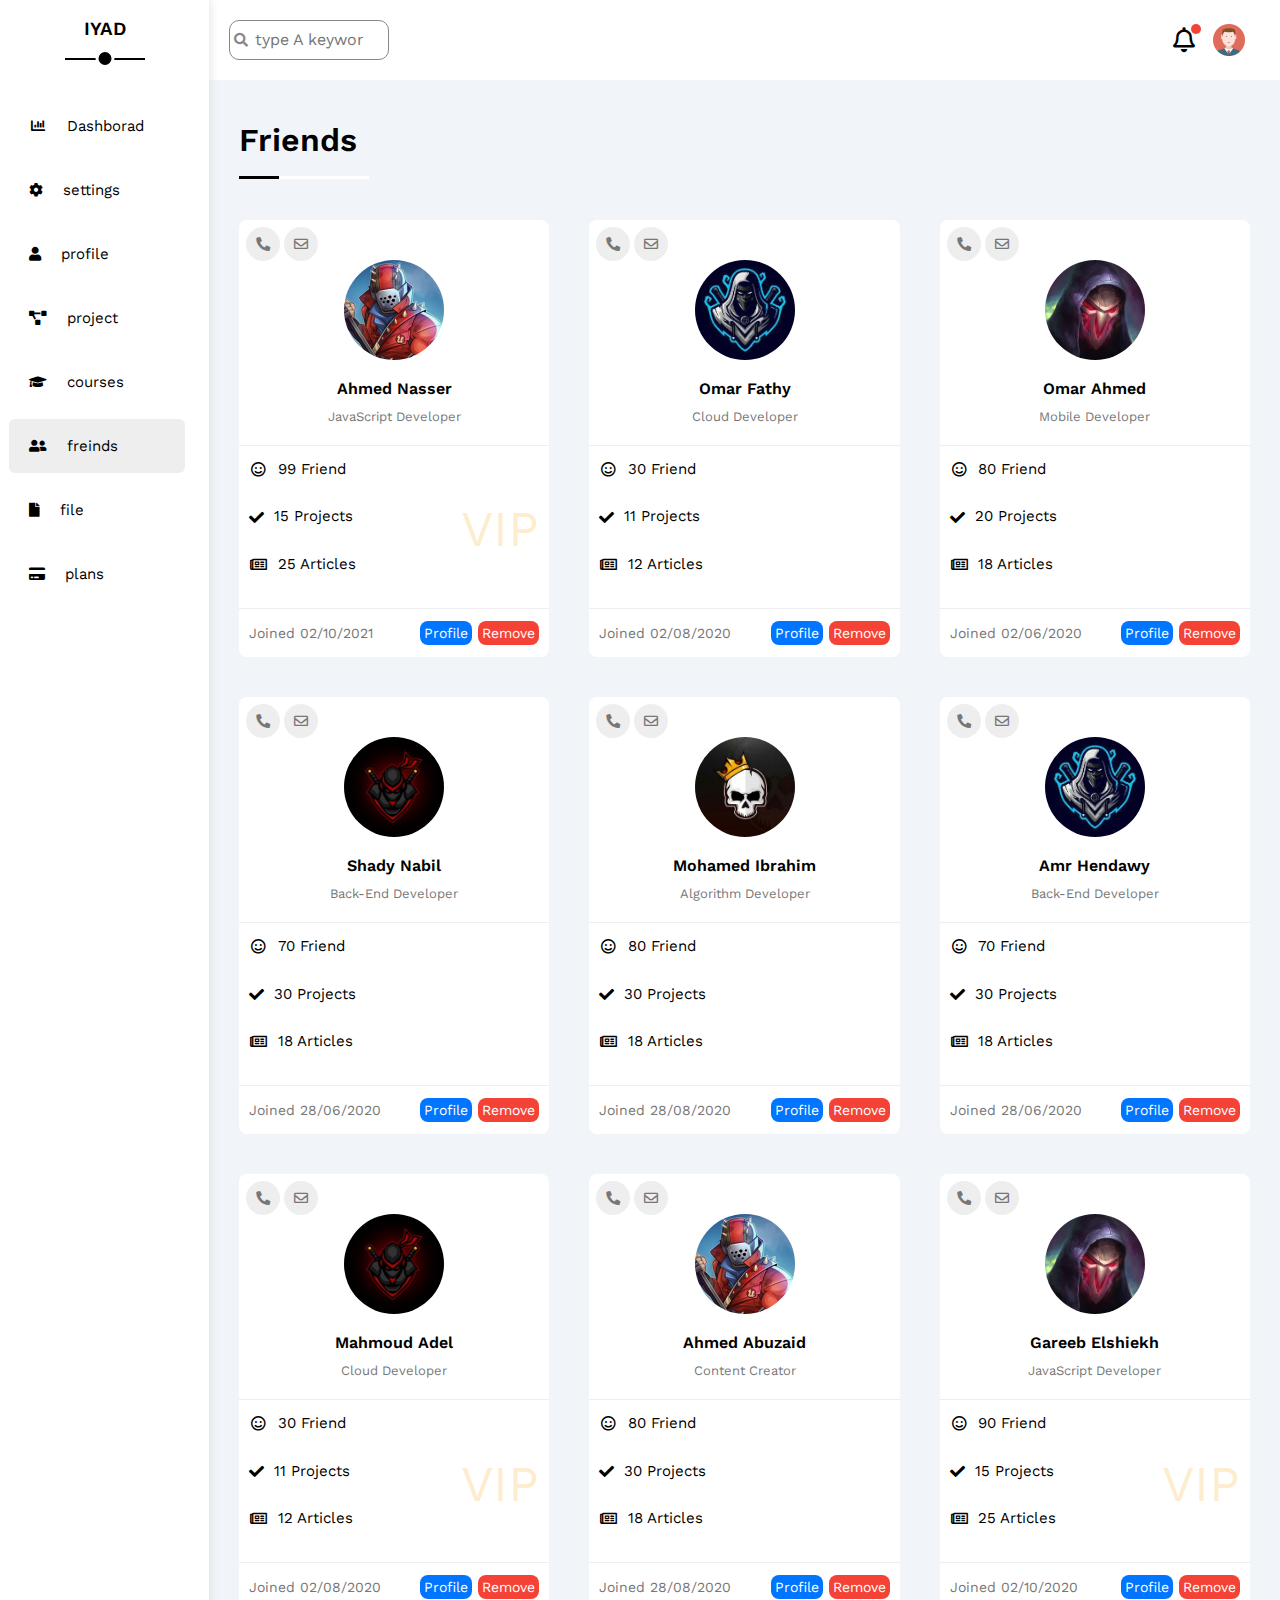
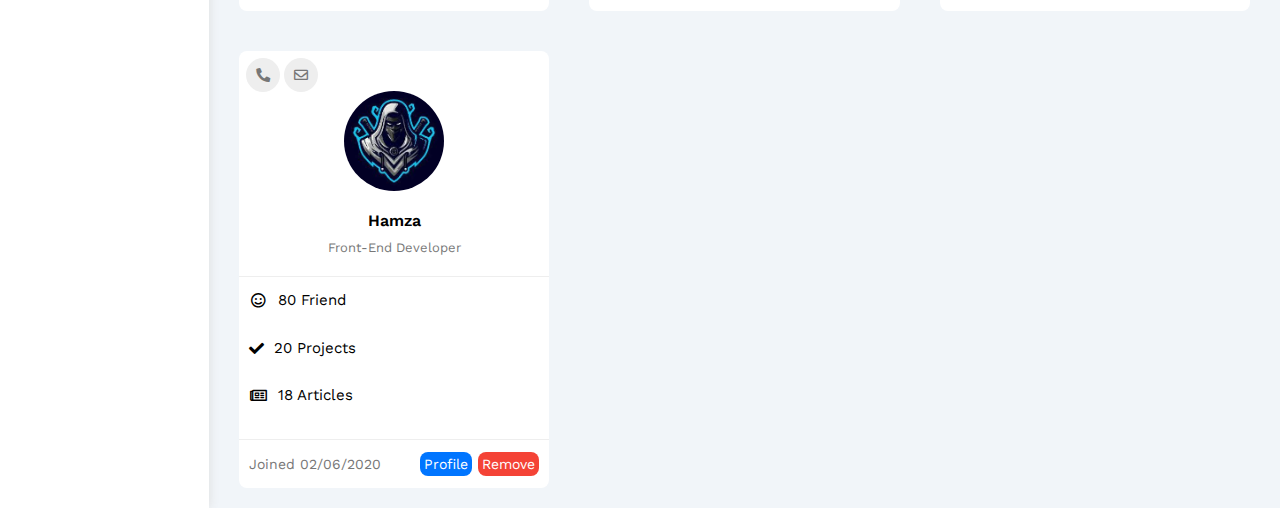
<file: freinds.html>
<!DOCTYPE html>
<html lang="en">

<head>
    <meta charset="UTF-8">
    <meta name="viewport" content="width=device-width, initial-scale=1.0">
    <link rel="stylesheet" href="css/big1.css">
    <link rel="stylesheet" href="css/all.min.css">
    <link rel="stylesheet" href="css/normalize.css">
    <link rel="stylesheet" href="css/framework.css">
    <link rel="preconnect" href="https://fonts.googleapis.com">
    <link rel="preconnect" href="https://fonts.gstatic.com" crossorigin>
    <link
        href="https://fonts.googleapis.com/css2?family=Cairo:wght@300;400;700&family=Open+Sans:wght@400;700&family=Work+Sans:wght@200;300;400;500;600;700;800&display=swap"
        rel="stylesheet">
    <title>Settings
    </title>
</head>

<body>
    <div class="page d-flex">
        <div class="sidebar">
            <h3>IYAD</h3>
            <ul>

                <li><a href="index.html">
                        <i class="fa-regular fa-chart-bar fa-fw"></i><span>Dashborad</span></a>
                </li>
                <li><a href="settings.html"> <i class="fa-solid fa-gear"></i> <span>settings</span></a></li>
                <li><a href="profile.html"><i class="fa-regular fa-user"></i><span>profile</span></a></li>
                <li><a href="project.html"><i class="fa-solid fa-diagram-project"></i><span>project</span></a></li>
                <li><a href="courses.html"><i class="fa-solid fa-graduation-cap"></i><span>courses</span></a></li>
                <li><a class="select
                    " href="freinds.html"><i class="fa-solid fa-user-group"></i><span>freinds</span></a></li>
                <li><a href="files.html"><i class="fa-regular fa-file"></i><span>file</span></a></li>
                <li><a href="plans.html"><i class="fa-regular fa-credit-card"></i><span>plans</span></a></li>
            </ul>

        </div>
        <div class="content">
            <div class="header">
                <div class="search">
                    <input type="search" placeholder="type A keyword">
                </div>
                <div class="photo">
                    <img src="imgs/avatar.png" alt="">
                    <span class="notificationt"></span>
                </div>
            </div>
            <h1>Friends

            </h1>
            <div class="container">
                <div class="freinds">
                    <div class="box">
                        <div class="icon">
                            <i class="fa-solid fa-phone"></i>
                            <i class="fa-regular fa-envelope"></i>
                        </div>
                        <div class="contact">
                            <img src="imgs/friend-01.jpg" alt="">
                            <p>Ahmed Nasser
                            </p>
                            <span>JavaScript Developer

                            </span>

                        </div>
                        <div class="info vip">
                            <div class="freind ">
                                <i class="fa-regular fa-face-smile fa-fw"></i>
                                <p> 99 Friend
                                </p>
                            </div>
                            <div class="project">
                                <i class="fa-solid fa-check"></i>
                                <p> 15 Projects
                                </p>
                            </div>
                            <div class="article">
                                <i class="fa-regular fa-newspaper fa-fw"></i>
                                <p>
                                    25 Articles

                                </p>
                            </div>
                        </div>
                        <div class="join">
                            <div class="date">
                                <p>Joined 02/10/2021
                                </p>
                            </div>
                            <div class="link">
                                <a href="#">Profile</a>
                                <a href="#">Remove</a>
                            </div>
                        </div>
                    </div>
                    <div class="box">
                        <div class="icon">
                            <i class="fa-solid fa-phone"></i>
                            <i class="fa-regular fa-envelope"></i>
                        </div>
                        <div class="contact">
                            <img src="imgs/friend-02.jpg" alt="">
                            <p>Omar Fathy

                            </p>
                            <span>Cloud Developer



                            </span>

                        </div>
                        <div class="info">
                            <div class="freind">
                                <i class="fa-regular fa-face-smile fa-fw"></i>
                                <p> 30 Friend
                                </p>
                            </div>
                            <div class="project">
                                <i class="fa-solid fa-check"></i>
                                <p> 11 Projects
                                </p>
                            </div>
                            <div class="article">
                                <i class="fa-regular fa-newspaper fa-fw"></i>
                                <p>
                                    12 Articles

                                </p>
                            </div>
                        </div>
                        <div class="join">
                            <div class="date">
                                <p>Joined 02/08/2020
                                </p>
                            </div>
                            <div class="link">
                                <a href="#">Profile</a>
                                <a href="#">Remove</a>
                            </div>
                        </div>
                    </div>
                    <div class="box">
                        <div class="icon">
                            <i class="fa-solid fa-phone"></i>
                            <i class="fa-regular fa-envelope"></i>
                        </div>
                        <div class="contact">
                            <img src="imgs/friend-03.jpg" alt="">
                            <p>Omar Ahmed

                            </p>
                            <span>Mobile Developer

                            </span>

                        </div>
                        <div class="info">
                            <div class="freind">
                                <i class="fa-regular fa-face-smile fa-fw"></i>
                                <p> 80 Friend
                                </p>
                            </div>
                            <div class="project">
                                <i class="fa-solid fa-check"></i>
                                <p> 20 Projects
                                </p>
                            </div>
                            <div class="article">
                                <i class="fa-regular fa-newspaper fa-fw"></i>
                                <p>
                                    18 Articles

                                </p>
                            </div>
                        </div>
                        <div class="join">
                            <div class="date">
                                <p>Joined 02/06/2020
                                </p>
                            </div>
                            <div class="link">
                                <a href="#">Profile</a>
                                <a href="#">Remove</a>
                            </div>
                        </div>
                    </div>
                    <div class="box">
                        <div class="icon">
                            <i class="fa-solid fa-phone"></i>
                            <i class="fa-regular fa-envelope"></i>
                        </div>
                        <div class="contact">
                            <img src="imgs/friend-04.jpg" alt="">
                            <p>Shady Nabil

                            </p>
                            <span>Back-End Developer



                            </span>

                        </div>
                        <div class="info">
                            <div class="freind">
                                <i class="fa-regular fa-face-smile fa-fw"></i>
                                <p> 70 Friend
                                </p>
                            </div>
                            <div class="project">
                                <i class="fa-solid fa-check"></i>
                                <p> 30 Projects
                                </p>
                            </div>
                            <div class="article">
                                <i class="fa-regular fa-newspaper fa-fw"></i>
                                <p>
                                    18 Articles

                                </p>
                            </div>
                        </div>
                        <div class="join">
                            <div class="date">
                                <p>Joined 28/06/2020
                                </p>
                            </div>
                            <div class="link">
                                <a href="#">Profile</a>
                                <a href="#">Remove</a>
                            </div>
                        </div>
                    </div>
                    <div class="box">
                        <div class="icon">
                            <i class="fa-solid fa-phone"></i>
                            <i class="fa-regular fa-envelope"></i>
                        </div>
                        <div class="contact">
                            <img src="imgs/friend-05.jpg" alt="">
                            <p>Mohamed Ibrahim

                            </p>
                            <span>Algorithm Developer



                            </span>

                        </div>
                        <div class="info">
                            <div class="freind">
                                <i class="fa-regular fa-face-smile fa-fw"></i>
                                <p> 80 Friend
                                </p>
                            </div>
                            <div class="project">
                                <i class="fa-solid fa-check"></i>
                                <p> 30 Projects
                                </p>
                            </div>
                            <div class="article">
                                <i class="fa-regular fa-newspaper fa-fw"></i>
                                <p>
                                    18 Articles

                                </p>
                            </div>
                        </div>
                        <div class="join">
                            <div class="date">
                                <p>Joined 28/08/2020
                                </p>
                            </div>
                            <div class="link">
                                <a href="#">Profile</a>
                                <a href="#">Remove</a>
                            </div>
                        </div>
                    </div>
                    <div class="box">
                        <div class="icon">
                            <i class="fa-solid fa-phone"></i>
                            <i class="fa-regular fa-envelope"></i>
                        </div>
                        <div class="contact">
                            <img src="imgs/friend-02.jpg" alt="">
                            <p>Amr Hendawy

                            </p>
                            <span>Back-End Developer



                            </span>

                        </div>
                        <div class="info">
                            <div class="freind">
                                <i class="fa-regular fa-face-smile fa-fw"></i>
                                <p> 70 Friend
                                </p>
                            </div>
                            <div class="project">
                                <i class="fa-solid fa-check"></i>
                                <p> 30 Projects
                                </p>
                            </div>
                            <div class="article">
                                <i class="fa-regular fa-newspaper fa-fw"></i>
                                <p>
                                    18 Articles

                                </p>
                            </div>
                        </div>
                        <div class="join">
                            <div class="date">
                                <p>Joined 28/06/2020
                                </p>
                            </div>
                            <div class="link">
                                <a href="#">Profile</a>
                                <a href="#">Remove</a>
                            </div>
                        </div>
                    </div>
                    <div class="box">
                        <div class="icon">
                            <i class="fa-solid fa-phone"></i>
                            <i class="fa-regular fa-envelope"></i>
                        </div>
                        <div class="contact">
                            <img src="imgs/friend-04.jpg" alt="">
                            <p>Mahmoud Adel

                            </p>
                            <span>Cloud Developer



                            </span>

                        </div>
                        <div class="info vip">
                            <div class="freind">
                                <i class="fa-regular fa-face-smile fa-fw"></i>
                                <p> 30 Friend
                                </p>
                            </div>
                            <div class="project">
                                <i class="fa-solid fa-check"></i>
                                <p> 11 Projects
                                </p>
                            </div>
                            <div class="article">
                                <i class="fa-regular fa-newspaper fa-fw"></i>
                                <p>
                                    12 Articles

                                </p>
                            </div>
                        </div>
                        <div class="join">
                            <div class="date">
                                <p>Joined 02/08/2020
                                </p>
                            </div>
                            <div class="link">
                                <a href="#">Profile</a>
                                <a href="#">Remove</a>
                            </div>
                        </div>
                    </div>
                    <div class="box">
                        <div class="icon">
                            <i class="fa-solid fa-phone"></i>
                            <i class="fa-regular fa-envelope"></i>
                        </div>
                        <div class="contact">
                            <img src="imgs/friend-01.jpg" alt="">
                            <p>Ahmed Abuzaid

                            </p>
                            <span>Content Creator



                            </span>

                        </div>
                        <div class="info">
                            <div class="freind">
                                <i class="fa-regular fa-face-smile fa-fw"></i>
                                <p> 80 Friend
                                </p>
                            </div>
                            <div class="project">
                                <i class="fa-solid fa-check"></i>
                                <p> 30 Projects
                                </p>
                            </div>
                            <div class="article">
                                <i class="fa-regular fa-newspaper fa-fw"></i>
                                <p>
                                    18 Articles

                                </p>
                            </div>
                        </div>
                        <div class="join">
                            <div class="date">
                                <p>Joined 28/08/2020
                                </p>
                            </div>
                            <div class="link">
                                <a href="#">Profile</a>
                                <a href="#">Remove</a>
                            </div>
                        </div>
                    </div>
                    <div class="box">
                        <div class="icon">
                            <i class="fa-solid fa-phone"></i>
                            <i class="fa-regular fa-envelope"></i>
                        </div>
                        <div class="contact">
                            <img src="imgs/friend-03.jpg" alt="">
                            <p>Gareeb Elshiekh

                            </p>
                            <span>JavaScript Developer



                            </span>

                        </div>
                        <div class="info vip">
                            <div class="freind ">
                                <i class="fa-regular fa-face-smile fa-fw"></i>
                                <p> 90 Friend
                                </p>
                            </div>
                            <div class="project">
                                <i class="fa-solid fa-check"></i>
                                <p> 15 Projects
                                </p>
                            </div>
                            <div class="article">
                                <i class="fa-regular fa-newspaper fa-fw"></i>
                                <p>
                                    25 Articles

                                </p>
                            </div>
                        </div>
                        <div class="join">
                            <div class="date">
                                <p>Joined 02/10/2020
                                </p>
                            </div>
                            <div class="link">
                                <a href="#">Profile</a>
                                <a href="#">Remove</a>
                            </div>
                        </div>
                    </div>
                    <div class="box">
                        <div class="icon">
                            <i class="fa-solid fa-phone"></i>
                            <i class="fa-regular fa-envelope"></i>
                        </div>
                        <div class="contact">
                            <img src="imgs/friend-02.jpg" alt="">
                            <p>Hamza
                            </p>
                            <span>Front-End Developer



                            </span>

                        </div>
                        <div class="info">
                            <div class="freind">
                                <i class="fa-regular fa-face-smile fa-fw"></i>
                                <p> 80 Friend
                                </p>
                            </div>
                            <div class="project">
                                <i class="fa-solid fa-check"></i>
                                <p> 20 Projects
                                </p>
                            </div>
                            <div class="article">
                                <i class="fa-regular fa-newspaper fa-fw"></i>
                                <p>
                                    18 Articles

                                </p>
                            </div>
                        </div>
                        <div class="join">
                            <div class="date">
                                <p>Joined 02/06/2020
                                </p>
                            </div>
                            <div class="link">
                                <a href="#">Profile</a>
                                <a href="#">Remove</a>
                            </div>
                        </div>
                    </div>
                </div>
            </div>
</file>
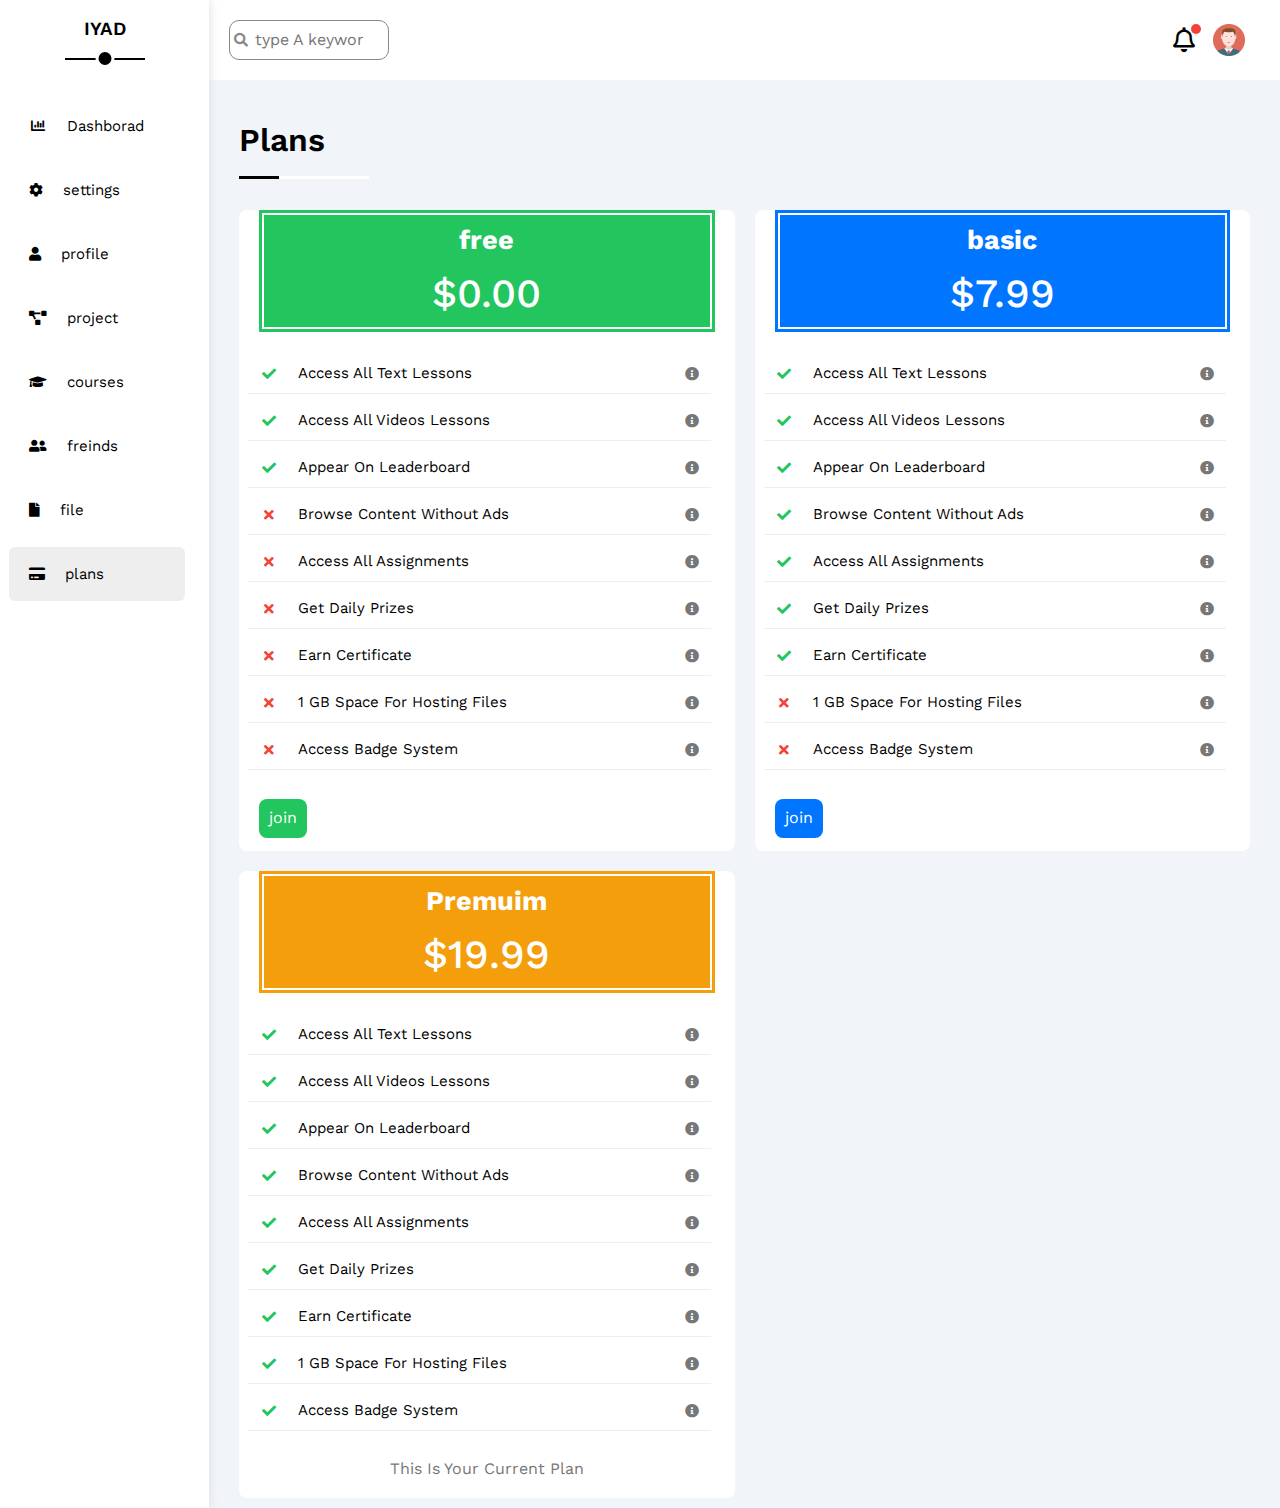
<file: plans.html>
<!DOCTYPE html>
<html lang="en">

<head>
    <meta charset="UTF-8">
    <meta name="viewport" content="width=device-width, initial-scale=1.0">
    <link rel="stylesheet" href="css/big1.css">
    <link rel="stylesheet" href="css/all.min.css">
    <link rel="stylesheet" href="css/normalize.css">
    <link rel="stylesheet" href="css/framework.css">
    <link rel="preconnect" href="https://fonts.googleapis.com">
    <link rel="preconnect" href="https://fonts.gstatic.com" crossorigin>
    <link
        href="https://fonts.googleapis.com/css2?family=Cairo:wght@300;400;700&family=Open+Sans:wght@400;700&family=Work+Sans:wght@200;300;400;500;600;700;800&display=swap"
        rel="stylesheet">
    <title>Settings
    </title>
</head>

<body>
    <div class="page d-flex">
        <div class="sidebar">
            <h3>IYAD</h3>
            <ul>

                <li><a href="index.html">
                        <i class="fa-regular fa-chart-bar fa-fw"></i><span>Dashborad</span></a>
                </li>
                <li><a href="settings.html"> <i class="fa-solid fa-gear"></i> <span>settings</span></a></li>
                <li><a href="profile.html"><i class="fa-regular fa-user"></i><span>profile</span></a></li>
                <li><a href="project.html"><i class="fa-solid fa-diagram-project"></i><span>project</span></a></li>
                <li><a href="courses.html"><i class="fa-solid fa-graduation-cap"></i><span>courses</span></a></li>
                <li><a href="freinds.html"><i class="fa-solid fa-user-group"></i><span>freinds</span></a></li>
                <li><a href="files.html"><i class="fa-regular fa-file"></i><span>file</span></a></li>
                <li><a class="select
                    " href="plans.html"><i class="fa-regular fa-credit-card"></i><span>plans</span></a></li>
            </ul>

        </div>
        <div class="content">
            <div class="header">
                <div class="search">
                    <input type="search" placeholder="type A keyword">
                </div>
                <div class="photo">
                    <img src="imgs/avatar.png" alt="">
                    <span class="notificationt"></span>
                </div>
            </div>
            <h1>Plans

            </h1>
            <div class="plans">
                <div class="container">
                    <div class="box green">
                        <div class="plan-box green">
                            <div class="info">
                                <p>free</p>
                                <span>$0.00
                                </span>
                            </div>
                        </div>

                        <ul>
                            <li><i class="fa-solid fa-check fa-fw yes green"></i>
                                <span>Access All Text Lessons
                                </span>
                                <i class="fa-solid fa-circle-info help sliver"></i>
                            </li>
                            <li><i class="fa-solid fa-check fa-fw yes green"></i>
                                <span>Access All Videos Lessons

                                </span>
                                <i class="fa-solid fa-circle-info help sliver"></i>
                            </li>
                            <li><i class="fa-solid fa-check fa-fw yes green"></i>
                                <span>Appear On Leaderboard

                                </span>
                                <i class="fa-solid fa-circle-info help sliver"></i>
                            </li>
                            <li><i class="fa-solid fa-xmark fa-fw red"></i>
                                <span>Browse Content Without Ads


                                </span>
                                <i class="fa-solid fa-circle-info help sliver"></i>
                            </li>
                            <li><i class="fa-solid fa-xmark fa-fw red"></i>
                                <span>Access All Assignments


                                </span>
                                <i class="fa-solid fa-circle-info help sliver"></i>
                            </li>
                            <li><i class="fa-solid fa-xmark fa-fw red"></i>
                                <span>Get Daily Prizes


                                </span>
                                <i class="fa-solid fa-circle-info help sliver"></i>
                            </li>
                            <li><i class="fa-solid fa-xmark fa-fw red"></i>
                                <span>Earn Certificate


                                </span>
                                <i class="fa-solid fa-circle-info help sliver"></i>
                            </li>
                            <li><i class="fa-solid fa-xmark fa-fw red"></i>
                                <span>1 GB Space For Hosting Files


                                </span>
                                <i class="fa-solid fa-circle-info help sliver"></i>
                            </li>
                            <li><i class="fa-solid fa-xmark fa-fw red"></i>
                                <span>Access Badge System


                                </span>
                                <i class="fa-solid fa-circle-info help sliver"></i>
                            </li>
                        </ul>
                        <a href="#">join</a>
                    </div>
                    <div class="box blue">
                        <div class="plan-box blue">
                            <div class="info">
                                <p>basic</p>
                                <span>$7.99
                                </span>
                            </div>
                        </div>

                        <ul>
                            <li><i class="fa-solid fa-check fa-fw yes green"></i>
                                <span>Access All Text Lessons

                                </span>
                                <i class="fa-solid fa-circle-info help sliver"></i>
                            </li>
                            <li><i class="fa-solid fa-check fa-fw yes green"></i>
                                <span>Access All Videos Lessons


                                </span>
                                <i class="fa-solid fa-circle-info help sliver"></i>
                            </li>
                            <li><i class="fa-solid fa-check fa-fw yes green"></i>
                                <span>Appear On Leaderboard


                                </span>
                                <i class="fa-solid fa-circle-info help sliver"></i>
                            </li>
                            <li><i class="fa-solid fa-check fa-fw yes green"></i>
                                <span>Browse Content Without Ads



                                </span>
                                <i class="fa-solid fa-circle-info help sliver"></i>
                            </li>
                            <li><i class="fa-solid fa-check fa-fw yes green"></i>
                                <span>Access All Assignments


                                </span>
                                <i class="fa-solid fa-circle-info help sliver"></i>
                            </li>
                            <li><i class="fa-solid fa-check fa-fw yes green"></i>
                                <span>Get Daily Prizes


                                </span>
                                <i class="fa-solid fa-circle-info help sliver"></i>
                            </li>
                            <li><i class="fa-solid fa-check fa-fw yes green"></i>
                                <span>Earn Certificate


                                </span>
                                <i class="fa-solid fa-circle-info help sliver"></i>
                            </li>
                            <li><i class="fa-solid fa-xmark fa-fw red"></i>
                                <span>1 GB Space For Hosting Files


                                </span>
                                <i class="fa-solid fa-circle-info help sliver"></i>
                            </li>
                            <li><i class="fa-solid fa-xmark fa-fw red red"></i>
                                <span>Access Badge System


                                </span>
                                <i class="fa-solid fa-circle-info help sliver "></i>
                            </li>
                        </ul>
                        <a href="#">join</a>
                    </div>
                    <div class="box">
                        <div class="plan-box gold">
                            <div class="info">
                                <p>Premuim</p>
                                <span>$19.99
                                </span>
                            </div>
                        </div>

                        <ul>
                            <li><i class="fa-solid fa-check fa-fw yes green green"></i>
                                <span>Access All Text Lessons
                                </span>
                                <i class="fa-solid fa-circle-info help sliver"></i>
                            </li>
                            <li><i class="fa-solid fa-check fa-fw yes green"></i>
                                <span>Access All Videos Lessons

                                </span>
                                <i class="fa-solid fa-circle-info help sliver"></i>
                            </li>
                            <li><i class="fa-solid fa-check fa-fw yes green"></i>
                                <span>Appear On Leaderboard

                                </span>
                                <i class="fa-solid fa-circle-info help sliver"></i>
                            </li>
                            <li><i class="fa-solid fa-check fa-fw yes green"></i>
                                <span>Browse Content Without Ads


                                </span>
                                <i class="fa-solid fa-circle-info help sliver"></i>
                            </li>
                            <li><i class="fa-solid fa-check fa-fw yes green"></i>
                                <span>Access All Assignments


                                </span>
                                <i class="fa-solid fa-circle-info help sliver"></i>
                            </li>
                            <li><i class="fa-solid fa-check fa-fw yes green"></i>
                                <span>Get Daily Prizes


                                </span>
                                <i class="fa-solid fa-circle-info help sliver"></i>
                            </li>
                            <li><i class="fa-solid fa-check fa-fw yes green"></i>
                                <span>Earn Certificate


                                </span>
                                <i class="fa-solid fa-circle-info help sliver"></i>
                            </li>
                            <li><i class="fa-solid fa-check fa-fw yes green"></i>
                                <span>1 GB Space For Hosting Files


                                </span>
                                <i class="fa-solid fa-circle-info help sliver"></i>
                            </li>
                            <li><i class="fa-solid fa-check fa-fw yes green"></i>
                                <span>Access Badge System


                                </span>
                                <i class="fa-solid fa-circle-info help sliver"></i>
                            </li>
                        </ul>
                        <p>This Is Your Current Plan</p>
                    </div>
                </div>
            </div>
</file>
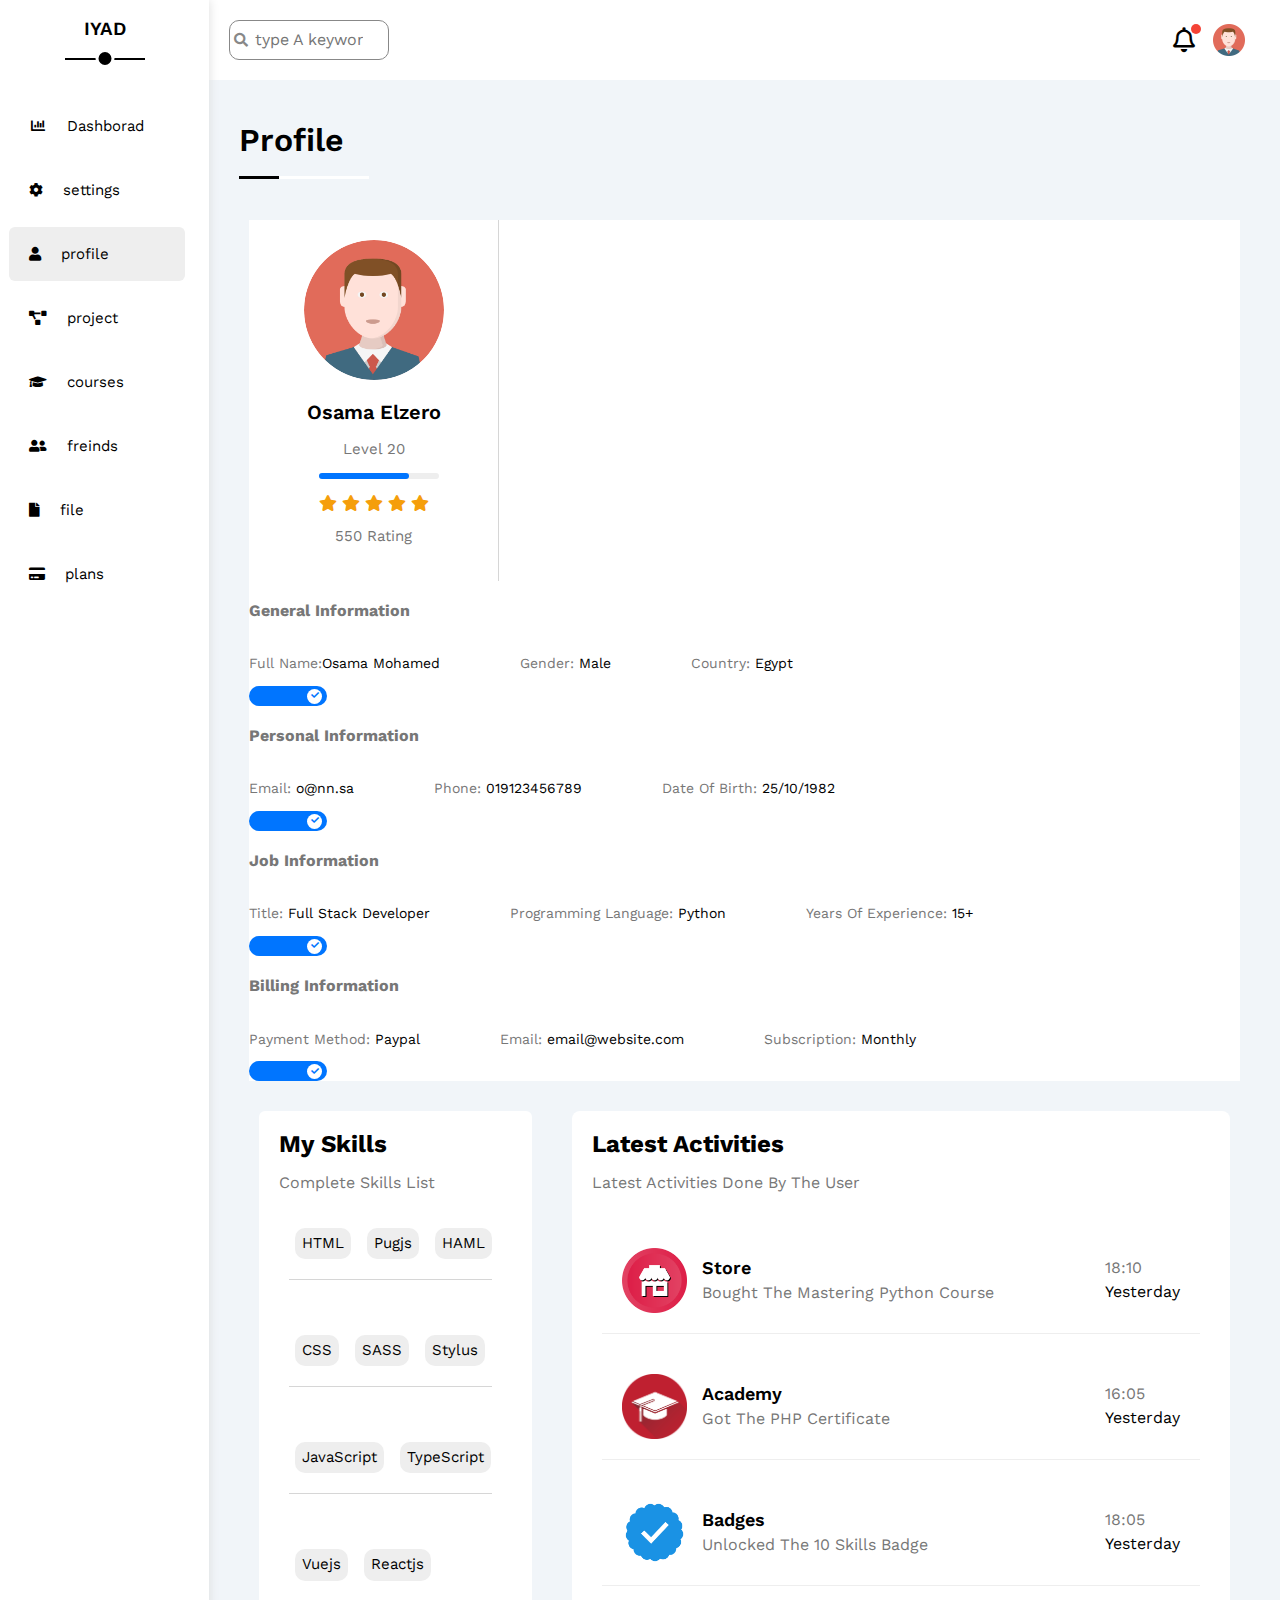
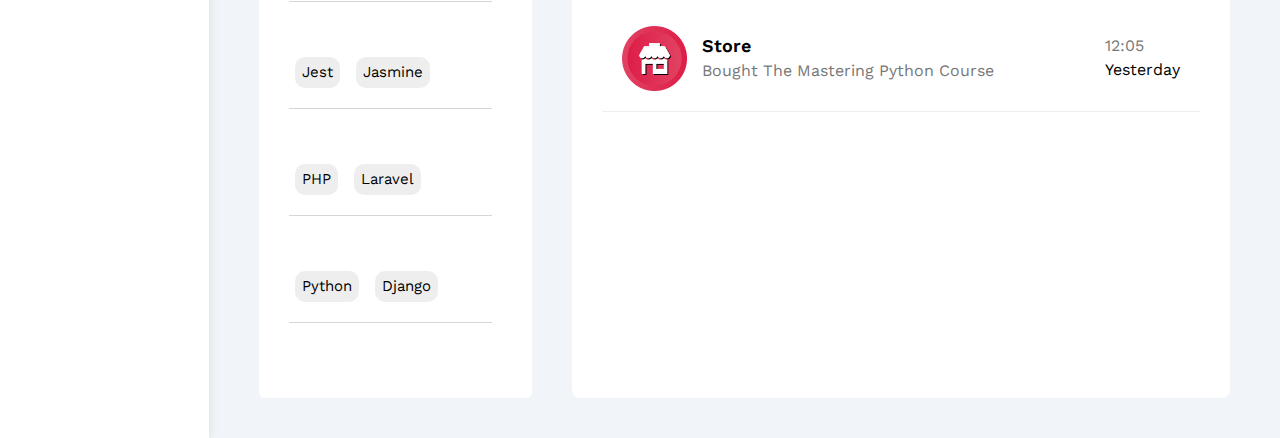
<file: profile.html>
<!DOCTYPE html>
<html lang="en">

<head>
    <meta charset="UTF-8">
    <meta name="viewport" content="width=device-width, initial-scale=1.0">
    <link rel="stylesheet" href="css/big1.css">
    <link rel="stylesheet" href="css/all.min.css">
    <link rel="stylesheet" href="css/normalize.css">
    <link rel="stylesheet" href="css/framework.css">
    <link rel="preconnect" href="https://fonts.googleapis.com">
    <link rel="preconnect" href="https://fonts.gstatic.com" crossorigin>
    <link
        href="https://fonts.googleapis.com/css2?family=Cairo:wght@300;400;700&family=Open+Sans:wght@400;700&family=Work+Sans:wght@200;300;400;500;600;700;800&display=swap"
        rel="stylesheet">
    <title>Settings
    </title>
</head>

<body>
    <div class="page d-flex">
        <div class="sidebar">
            <h3>IYAD</h3>
            <ul>

                <li><a href="index.html">
                        <i class="fa-regular fa-chart-bar fa-fw"></i><span>Dashborad</span></a>
                </li>
                <li><a href="settings.html"> <i class="fa-solid fa-gear"></i> <span>settings</span></a></li>
                <li><a class="select
                    " href="profile.html"><i class="fa-regular fa-user"></i><span>profile</span></a></li>
                <li><a href="project.html"><i class="fa-solid fa-diagram-project"></i><span>project</span></a></li>
                <li><a href="courses.html"><i class="fa-solid fa-graduation-cap"></i><span>courses</span></a></li>
                <li><a href="freinds.html"><i class="fa-solid fa-user-group"></i><span>freinds</span></a></li>
                <li><a href="files.html"><i class="fa-regular fa-file"></i><span>file</span></a></li>
                <li><a href="plans.html"><i class="fa-regular fa-credit-card"></i><span>plans</span></a></li>
            </ul>

        </div>
        <div class="content">
            <div class="header">
                <div class="search">
                    <input type="search" placeholder="type A keyword">
                </div>
                <div class="photo">
                    <img src="imgs/avatar.png" alt="">
                    <span class="notificationt"></span>
                </div>
            </div>
            <h1>Profile
            </h1>
            <div class="profile">
                <div class="content">
                    <div class="img">
                        <img src="imgs/avatar.png" alt="">
                        <h2>Osama Elzero
                        </h2>
                        <p>Level 20

                        </p>
                        <div class="level">
                            <span style="width: 75%;"></span>
                        </div>
                        <div class="rating">
                            <i class="fa-solid fa-star"></i>
                            <i class="fa-solid fa-star "></i>
                            <i class="fa-solid fa-star"></i>
                            <i class="fa-solid fa-star"></i>
                            <i class="fa-solid fa-star"></i>

                        </div>
                        <p>550 Rating

                        </p>
                    </div>

                    <div class="info">
                        <div class="info_1">
                            <h4>General Information
                            </h4>
                            <div class="inf">
                                <p>Full Name:<span>Osama Mohamed</span></p>
                                <p>Gender: <span>Male</span></p>
                                <p>Country: <span>Egypt</span></p>
                            </div>
                            <div class="select">
                                <label>
                                    <input class="toggle-checkbox" type="checkbox" checked>
                                    <div class="toggle-switch"></div>

                                </label>
                            </div>
                        </div>
                        <div class="info_1">
                            <h4>Personal Information

                            </h4>
                            <div class="inf">
                                <p>Email: <span> o@nn.sa</span></p>
                                <p>Phone: <span>019123456789</span></p>
                                <p>
                                    Date Of Birth: <span>25/10/1982</span></p>
                            </div>
                            <div class="select">
                                <label>
                                    <input class="toggle-checkbox" type="checkbox" checked>
                                    <div class="toggle-switch"></div>

                                </label>
                            </div>
                        </div>
                        <div class="info_1">
                            <h4>Job Information


                            </h4>
                            <div class="inf">
                                <p>Title: <span> Full Stack Developer</span></p>
                                <p>Programming Language: <span>Python</span></p>
                                <p>
                                    Years Of Experience: <span>15+
                                    </span></p>
                            </div>
                            <div class="select">
                                <label>
                                    <input class="toggle-checkbox" type="checkbox" checked>
                                    <div class="toggle-switch"></div>

                                </label>
                            </div>
                        </div>
                        <div class="info_1">
                            <h4>Billing Information

                            </h4>
                            <div class="inf">
                                <p>Payment Method: <span> Paypal</span></p>
                                <p>Email: <span>email@website.com</span></p>
                                <p>
                                    Subscription: <span>Monthly</span></p>
                            </div>
                            <div class="select">
                                <label>
                                    <input class="toggle-checkbox" type="checkbox" checked>
                                    <div class="toggle-switch"></div>

                                </label>
                            </div>
                        </div>
                    </div>
                </div>
                <div class="mskills">
                    <div class="myskills">
                        <h2>My Skills
                        </h2>
                        <p>Complete Skills List

                        </p>
                        <div class="container">
                            <div class="lang">
                                <span>HTML</span>
                                <span>Pugjs</span>
                                <span>HAML</span>
                            </div>
                            <div class="lang">
                                <span>CSS</span>
                                <span>SASS</span>
                                <span>Stylus</span>
                            </div>
                            <div class="lang">
                                <span>JavaScript</span>
                                <span>TypeScript</span>
                            </div>
                            <div class="lang">
                                <span>Vuejs</span>
                                <span>Reactjs</span>
                            </div>
                            <div class="lang">
                                <span>Jest</span>
                                <span>Jasmine</span>
                            </div>
                            <div class="lang">
                                <span>PHP</span>
                                <span>Laravel</span>
                            </div>
                            <div class="lang">
                                <span>Python</span>
                                <span>Django</span>
                            </div>
                        </div>
                    </div>
                    <div class="activity">
                        <h2>Latest Activities
                        </h2>
                        <p>Latest Activities Done By The User

                        </p>
                        <div class="container">
                            <div class="act">
                                <img src="imgs/activity-01.png" alt="">
                                <div class="info">
                                    <p>Store</p>
                                    <span>Bought The Mastering Python Course
                                    </span>
                                </div>
                                <div class="time">
                                    <p>18:10
                                    </p>
                                    <span>Yesterday</span>
                                </div>
                            </div>
                            <div class="act">
                                <img src="imgs/activity-02.png" alt="">
                                <div class="info">
                                    <p>Academy</p>
                                    <span>Got The PHP Certificate

                                    </span>
                                </div>
                                <div class="time">
                                    <p>16:05

                                    </p>
                                    <span>Yesterday</span>
                                </div>
                            </div>
                            <div class="act">
                                <img src="imgs/activity-03.png" alt="">
                                <div class="info">
                                    <p>Badges</p>
                                    <span>Unlocked The 10 Skills Badge

                                    </span>
                                </div>
                                <div class="time">
                                    <p>18:05

                                    </p>
                                    <span>Yesterday</span>
                                </div>
                            </div>
                            <div class="act">
                                <img src="imgs/activity-01.png" alt="">
                                <div class="info">
                                    <p>Store</p>
                                    <span>Bought The Mastering Python Course
                                    </span>
                                </div>
                                <div class="time">
                                    <p>12:05
                                    </p>
                                    <span>Yesterday</span>
                                </div>
                            </div>
                        </div>
                    </div>
                </div>
            </div>
        </div>

    </div>
</file>
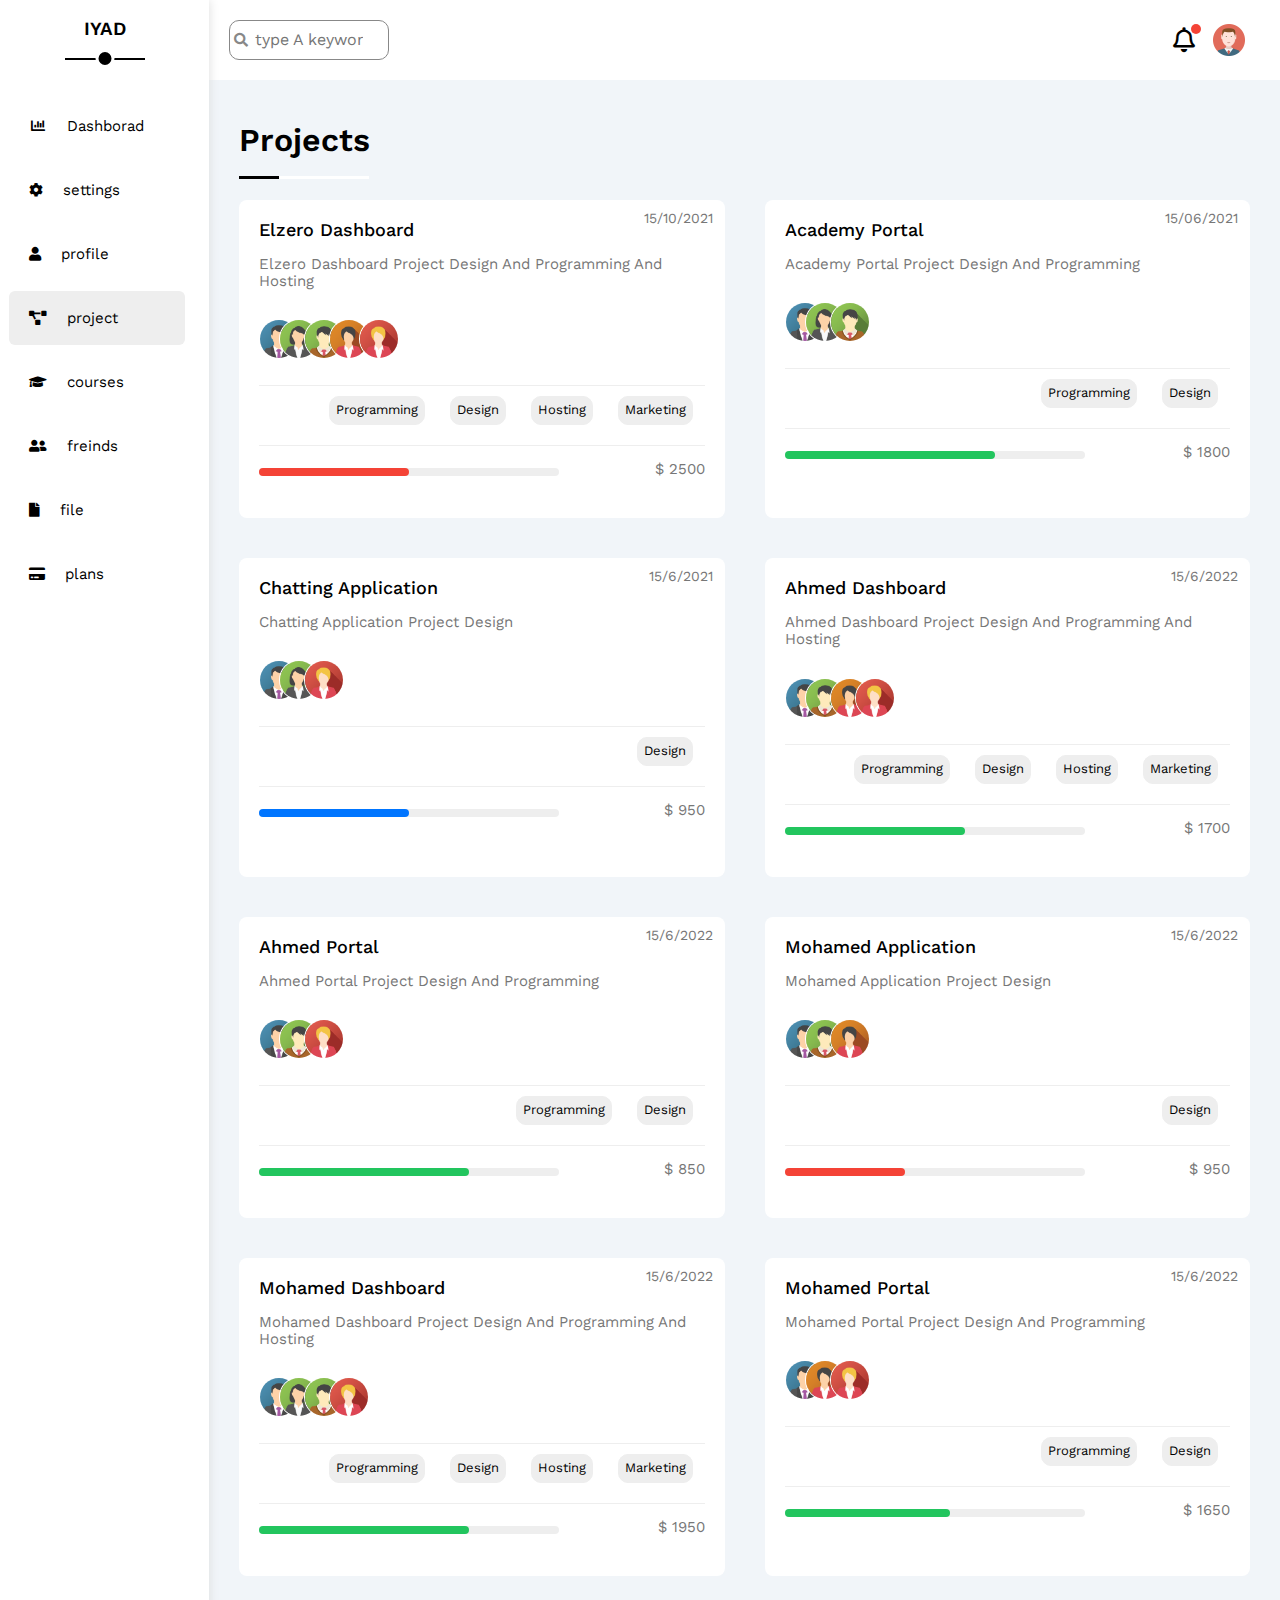
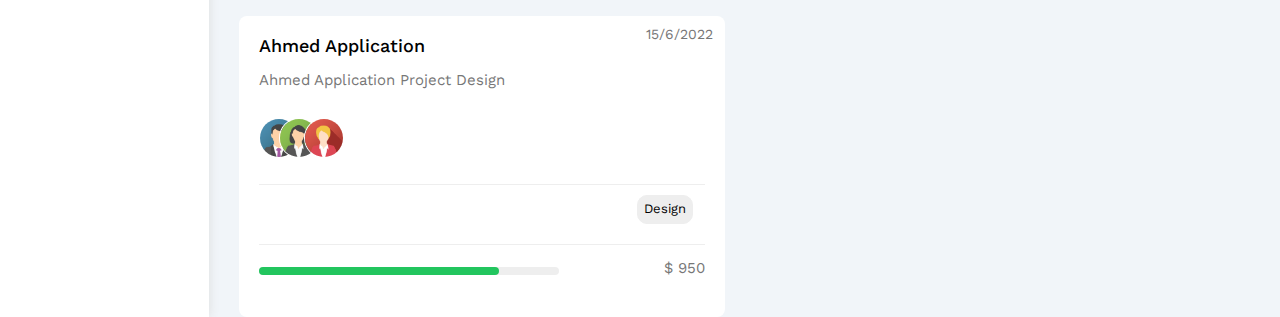
<file: project.html>
<!DOCTYPE html>
<html lang="en">

<head>
    <meta charset="UTF-8">
    <meta name="viewport" content="width=device-width, initial-scale=1.0">
    <link rel="stylesheet" href="css/big1.css">
    <link rel="stylesheet" href="css/all.min.css">
    <link rel="stylesheet" href="css/normalize.css">
    <link rel="stylesheet" href="css/framework.css">
    <link rel="preconnect" href="https://fonts.googleapis.com">
    <link rel="preconnect" href="https://fonts.gstatic.com" crossorigin>
    <link
        href="https://fonts.googleapis.com/css2?family=Cairo:wght@300;400;700&family=Open+Sans:wght@400;700&family=Work+Sans:wght@200;300;400;500;600;700;800&display=swap"
        rel="stylesheet">
    <title>Settings
    </title>
</head>

<body>
    <div class="page d-flex">
        <div class="sidebar">
            <h3>IYAD</h3>
            <ul>

                <li><a href="index.html">
                        <i class="fa-regular fa-chart-bar fa-fw"></i><span>Dashborad</span></a>
                </li>
                <li><a href="settings.html"> <i class="fa-solid fa-gear"></i> <span>settings</span></a></li>
                <li><a href="profile.html"><i class="fa-regular fa-user"></i><span>profile</span></a></li>
                <li><a class="select
                    " href="project.html"><i class="fa-solid fa-diagram-project"></i><span>project</span></a></li>
                <li><a href="courses.html"><i class="fa-solid fa-graduation-cap"></i><span>courses</span></a></li>
                <li><a href="freinds.html"><i class="fa-solid fa-user-group"></i><span>freinds</span></a></li>
                <li><a href="files.html"><i class="fa-regular fa-file"></i><span>file</span></a></li>
                <li><a href="plans.html"><i class="fa-regular fa-credit-card"></i><span>plans</span></a></li>
            </ul>

        </div>
        <div class="content">
            <div class="header">
                <div class="search">
                    <input type="search" placeholder="type A keyword">
                </div>
                <div class="photo">
                    <img src="imgs/avatar.png" alt="">
                    <span class="notificationt"></span>
                </div>
            </div>
            <h1>Projects

            </h1>
            <div class="projects">
                <div class="project-grid">
                    <div class="box red">
                        <h2>Elzero Dashboard
                        </h2>
                        <p>Elzero Dashboard Project Design And Programming And Hosting

                        </p>
                        <span>15/10/2021
                        </span>
                        <div class="img">
                            <img src="imgs/team-01.png" alt="">
                            <img src="imgs/team-02.png" alt="">
                            <img src="imgs/team-03.png" alt="">
                            <img src="imgs/team-04.png" alt="">
                            <img src="imgs/team-05.png" alt="">
                        </div>
                        <div class="info">
                            <span>Programming
                            </span>
                            <span>Design</span>
                            <span>Hosting
                            </span>
                            <span>Marketing</span>
                        </div>
                        <div class="details">
                            <div class="precess">
                                <span style="width: 50%;"></span>
                            </div>


                            <p>$ 2500
                            </p>
                        </div>
                    </div>
                    <div class="box green">
                        <h2>Academy Portal

                        </h2>
                        <p>Academy Portal Project Design And Programming



                        </p>
                        <span>15/06/2021
                        </span>
                        <div class="img">
                            <img src="imgs/team-01.png" alt="">
                            <img src="imgs/team-02.png" alt="">
                            <img src="imgs/team-03.png" alt="">

                        </div>
                        <div class="info">
                            <span>Programming
                            </span>
                            <span>Design</span>

                        </div>
                        <div class="details">
                            <div class="precess">
                                <span style="width: 70%;"></span>
                            </div>
                            <p>$ 1800
                            </p>
                        </div>
                    </div>
                    <div class="box blue">
                        <h2>Chatting Application

                        </h2>
                        <p>Chatting Application Project Design



                        </p>
                        <span>15/6/2021
                        </span>
                        <div class="img">
                            <img src="imgs/team-01.png" alt="">
                            <img src="imgs/team-02.png" alt="">
                            <img src="imgs/team-05.png" alt="">
                        </div>
                        <div class="info">

                            <span>Design</span>

                        </div>
                        <div class="details">
                            <div class="precess">
                                <span style="width: 50%;"></span>
                            </div>
                            <p>$ 950
                            </p>
                        </div>
                    </div>
                    <div class="box green">
                        <h2>Ahmed Dashboard

                        </h2>
                        <p>Ahmed Dashboard Project Design And Programming And Hosting



                        </p>
                        <span>15/6/2022
                        </span>
                        <div class="img">
                            <img src="imgs/team-01.png" alt="">
                            <img src="imgs/team-03.png" alt="">
                            <img src="imgs/team-04.png" alt="">
                            <img src="imgs/team-05.png" alt="">
                        </div>
                        <div class="info">
                            <span>Programming
                            </span>
                            <span>Design</span>
                            <span>Hosting
                            </span>
                            <span>Marketing</span>
                        </div>
                        <div class="details">
                            <div class="precess">
                                <span style="width: 60%;"></span>
                            </div>
                            <p>$ 1700
                            </p>
                        </div>
                    </div>
                    <div class="box green">
                        <h2>Ahmed Portal

                        </h2>
                        <p>Ahmed Portal Project Design And Programming



                        </p>
                        <span>15/6/2022
                        </span>
                        <div class="img">
                            <img src="imgs/team-01.png" alt="">
                            <img src="imgs/team-03.png" alt="">
                            <img src="imgs/team-05.png" alt="">
                        </div>
                        <div class="info">
                            <span>Programming
                            </span>
                            <span>Design</span>

                        </div>
                        <div class="details">
                            <div class="precess">
                                <span style="width:70%;"></span>
                            </div>
                            <p>$ 850
                            </p>
                        </div>
                    </div>
                    <div class="box red">
                        <h2>Mohamed Application

                        </h2>
                        <p>Mohamed Application Project Design



                        </p>
                        <span>15/6/2022
                        </span>
                        <div class="img">
                            <img src="imgs/team-01.png" alt="">
                            <img src="imgs/team-03.png" alt="">
                            <img src="imgs/team-04.png" alt="">
                        </div>
                        <div class="info">

                            <span>Design</span>

                        </div>
                        <div class="details">
                            <div class="precess">
                                <span style="width: 40%;"></span>
                            </div>
                            <p>$ 950
                            </p>
                        </div>
                    </div>
                    <div class="box green">
                        <h2>Mohamed Dashboard

                        </h2>
                        <p>Mohamed Dashboard Project Design And Programming And Hosting



                        </p>
                        <span>15/6/2022
                        </span>
                        <div class="img">
                            <img src="imgs/team-01.png" alt="">
                            <img src="imgs/team-02.png" alt="">
                            <img src="imgs/team-03.png" alt="">
                            <img src="imgs/team-05.png" alt="">
                        </div>
                        <div class="info">
                            <span>Programming
                            </span>
                            <span>Design</span>
                            <span>Hosting
                            </span>
                            <span>Marketing</span>
                        </div>
                        <div class="details">
                            <div class="precess">
                                <span style="width: 70%;"></span>
                            </div>
                            <p>$ 1950
                            </p>
                        </div>
                    </div>
                    <div class="box green">
                        <h2>Mohamed Portal

                        </h2>
                        <p>Mohamed Portal Project Design And Programming



                        </p>
                        <span>15/6/2022
                        </span>
                        <div class="img">
                            <img src="imgs/team-01.png" alt="">
                            <img src="imgs/team-04.png" alt="">
                            <img src="imgs/team-05.png" alt="">
                        </div>
                        <div class="info">
                            <span>Programming
                            </span>
                            <span>Design</span>

                        </div>
                        <div class="details">
                            <div class="precess">
                                <span style="width: 55%;"></span>
                            </div>
                            <p>$ 1650
                            </p>
                        </div>
                    </div>
                    <div class="box green">
                        <h2>Ahmed Application

                        </h2>
                        <p>Ahmed Application Project Design



                        </p>
                        <span>15/6/2022
                        </span>
                        <div class="img">
                            <img src="imgs/team-01.png" alt="">
                            <img src="imgs/team-02.png" alt="">
                            <img src="imgs/team-05.png" alt="">
                        </div>
                        <div class="info">

                            <span>Design</span>

                        </div>
                        <div class="details">
                            <div class="precess">
                                <span style="width: 80%;"></span>
                            </div>
                            <p>$ 950
                            </p>
                        </div>
                    </div>
                </div>
            </div>
</file>
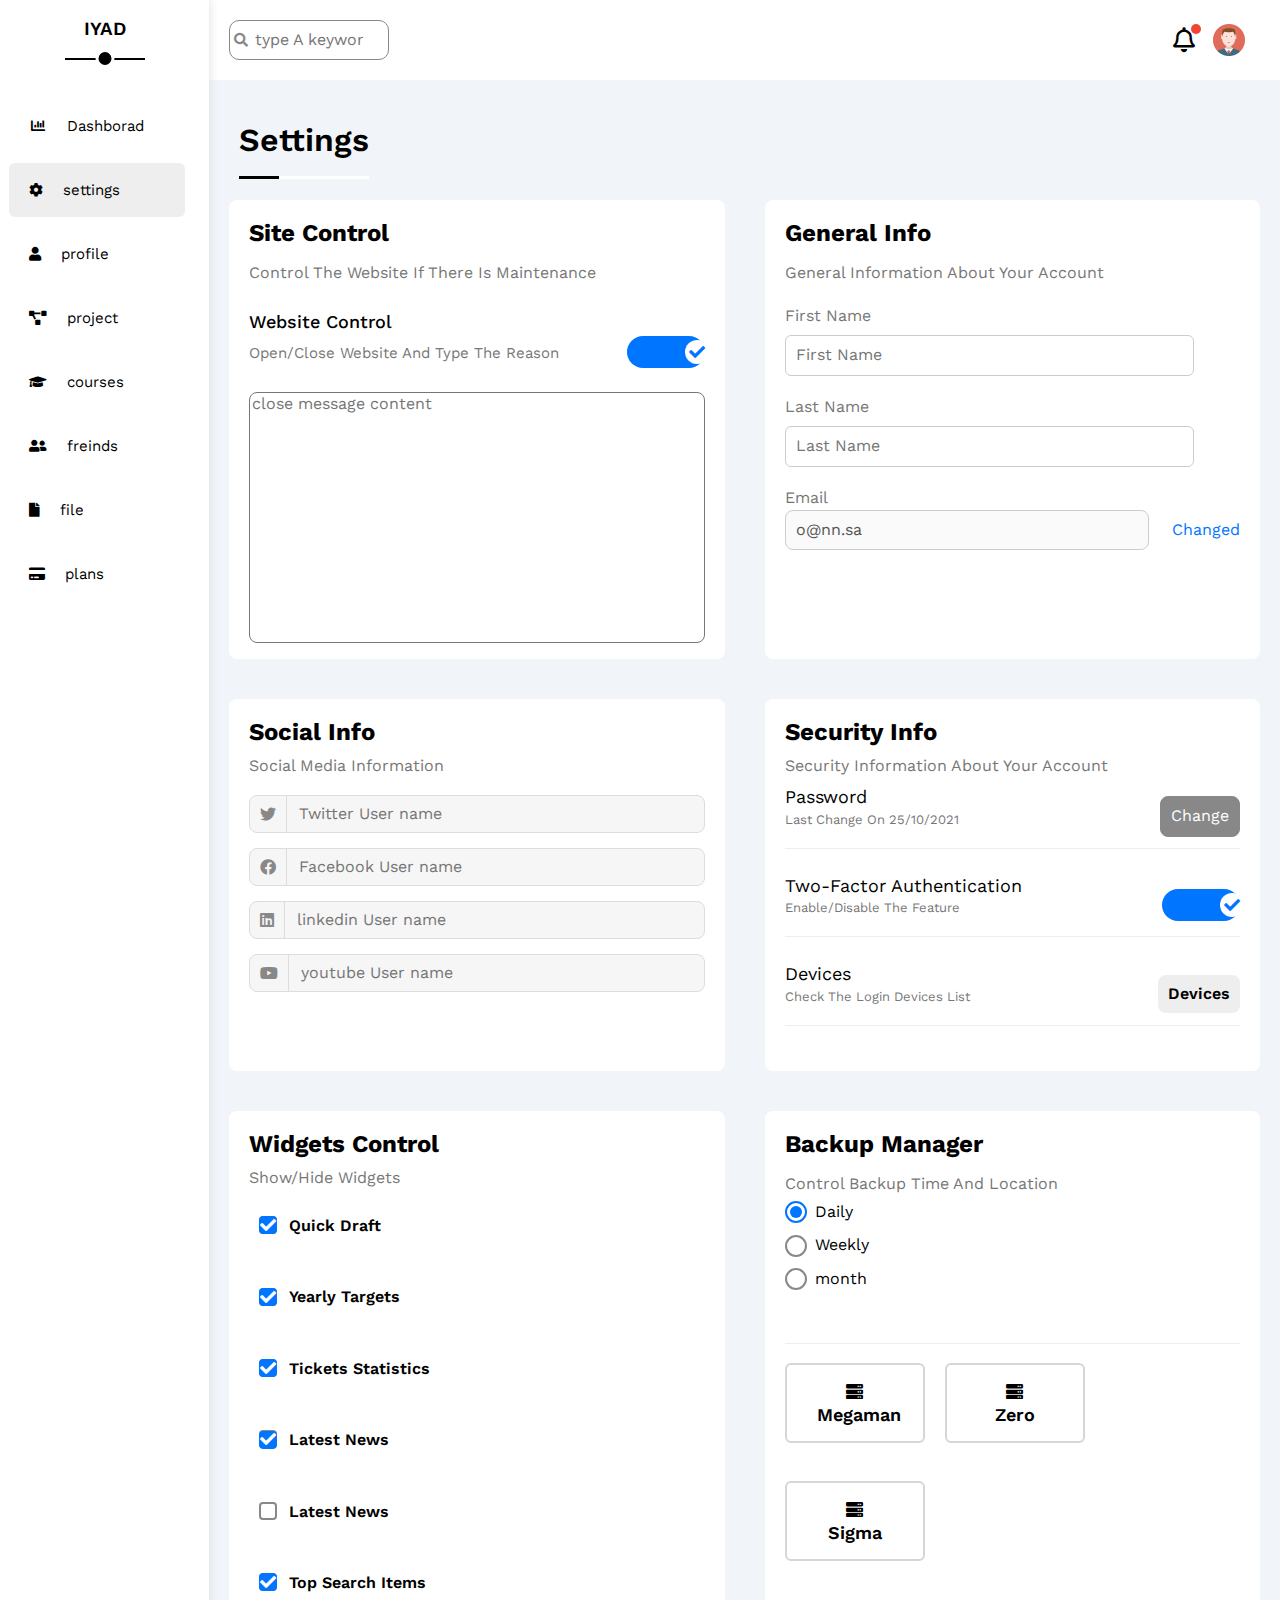
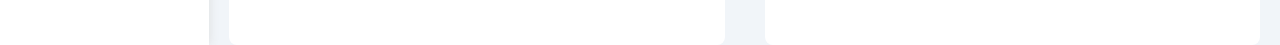
<file: settings.html>
<!DOCTYPE html>
<html lang="en">

<head>
    <meta charset="UTF-8">
    <meta name="viewport" content="width=device-width, initial-scale=1.0">
    <link rel="stylesheet" href="css/big1.css">
    <link rel="stylesheet" href="css/all.min.css">
    <link rel="stylesheet" href="css/normalize.css">
    <link rel="stylesheet" href="css/framework.css">
    <link rel="preconnect" href="https://fonts.googleapis.com">
    <link rel="preconnect" href="https://fonts.gstatic.com" crossorigin>
    <link
        href="https://fonts.googleapis.com/css2?family=Cairo:wght@300;400;700&family=Open+Sans:wght@400;700&family=Work+Sans:wght@200;300;400;500;600;700;800&display=swap"
        rel="stylesheet">
    <title>Settings
    </title>
</head>

<body>
    <div class="page d-flex">
        <div class="sidebar">
            <h3>IYAD</h3>
            <ul>

                <li><a href="index.html">
                        <i class="fa-regular fa-chart-bar fa-fw"></i><span>Dashborad</span></a>
                </li>
                <li><a class="select
                    " href="settings.html"> <i class="fa-solid fa-gear"></i> <span>settings</span></a></li>
                <li><a href="profile.html"><i class="fa-regular fa-user"></i><span>profile</span></a></li>
                <li><a href="project.html"><i class="fa-solid fa-diagram-project"></i><span>project</span></a></li>
                <li><a href="courses.html"><i class="fa-solid fa-graduation-cap"></i><span>courses</span></a></li>
                <li><a href="freinds.html"><i class="fa-solid fa-user-group"></i><span>freinds</span></a></li>
                <li><a href="files.html"><i class="fa-regular fa-file"></i><span>file</span></a></li>
                <li><a href="plans.html"><i class="fa-regular fa-credit-card"></i><span>plans</span></a></li>
            </ul>

        </div>
        <div class="content">
            <div class="header">
                <div class="search">
                    <input type="search" placeholder="type A keyword">
                </div>
                <div class="photo">
                    <img src="imgs/avatar.png" alt="">
                    <span class="notificationt"></span>
                </div>
            </div>
            <h1>Settings
            </h1>
            <div class="grid">
                <div class="box_1">
                    <h2>
                        Site Control

                    </h2>
                    <p>Control The Website If There Is Maintenance

                    </p>
                    <div class="flex">
                        <div class="info">
                            <p>Website Control
                            </p>
                            <span>Open/Close Website And Type The Reason

                            </span>

                        </div>
                        <label>
                            <input class="toggle-checkbox" type="checkbox" checked>
                            <div class="toggle-switch"></div>
                        </label>
                    </div>
                    <textarea class="textarea" placeholder="close message content"></textarea>
                </div>
                <div class="box_2">
                    <h2>
                        General Info


                    </h2>
                    <p>General Information About Your Account



                    </p>
                    <div class="content">
                        <form action="">
                            <div class="name">
                                <label>First Name
                                </label>
                                <input type="text" placeholder="First Name
                            ">
                            </div>
                            <div class="last">
                                <label>Last Name
                                </label>
                                <input type="text" placeholder="Last Name
                            ">
                            </div>
                            <label for="">Email
                            </label>
                            <div class="change">

                                <input type="email" value="o@nn.sa" disabled>
                                <a href="#">changed</a>
                            </div>
                        </form>

                    </div>
                </div>
                <div class="box_3">
                    <h2>Social Info
                    </h2>
                    <p>Social Media Information


                    </p>
                    <div class="box twitter">
                        <div class="icon">
                            <i class="fa-brands fa-twitter "></i>
                        </div>
                        <input type="text" placeholder="Twitter User name">
                    </div>
                    <div class="box facebook">
                        <div class="icon">
                            <i class="fa-brands fa-facebook "></i>
                        </div>
                        <input type="text" placeholder="Facebook User name">
                    </div>
                    <div class="box linked">
                        <div class="icon">
                            <i class="fa-brands fa-linkedin"></i>
                        </div>
                        <input type="text" placeholder="linkedin User name">
                    </div>
                    <div class="box youtube">
                        <div class="icon">
                            <i class="fa-brands fa-youtube "></i>
                        </div>
                        <input type="text" placeholder="youtube User name">
                    </div>


                </div>
                <div class="box_4">
                    <h2>Security Info
                    </h2>
                    <p>Security Information About Your Account

                    </p>
                    <div class="box">
                        <div class="info">
                            <p>Password
                            </p>
                            <span>Last Change On 25/10/2021

                            </span>

                        </div>
                        <a href="#" class="blue">Change</a>
                    </div>
                    <div class="box">
                        <div class="info">
                            <p>Two-Factor Authentication
                            </p>
                            <span>Enable/Disable The Feature

                            </span>
                        </div>
                        <label>
                            <input class="toggle-checkbox" type="checkbox" checked>
                            <div class="toggle-switch"></div>
                        </label>

                    </div>
                    <div class="box">
                        <div class="info">
                            <p>Devices</p>
                            <span>Check The Login Devices List

                            </span>
                        </div>
                        <div class="icon">
                            <a href="#">Devices</a>
                        </div>
                    </div>
                </div>
                <div class="box_5">
                    <h2>Widgets Control
                    </h2>
                    <p>Show/Hide Widgets

                    </p>
                    <div class="box">
                        <input type="checkbox" id="one" checked>
                        <label for="one">

                            <p>Quick Draft
                            </p>
                        </label>
                    </div>
                    <div class="box">
                        <input type="checkbox" id="two" checked>
                        <label for="two">
                            <p>Yearly Targets

                            </p>
                        </label>
                    </div>
                    <div class="box">
                        <input type="checkbox" id="three" checked>
                        <label for="three">
                            <p>Tickets Statistics
                            </p>
                        </label>
                    </div>
                    <div class="box">
                        <input type="checkbox" id="for" checked>
                        <label for="for">
                            <p>Latest News
                            </p>
                        </label>
                    </div>
                    <div class="box">
                        <input type="checkbox" id="five">
                        <label for="five">
                            <p>Latest News
                            </p>
                        </label>
                    </div>
                    <div class="box">
                        <input type="checkbox" id="six" checked>
                        <label for="six">
                            <p>Top Search Items
                            </p>
                        </label>
                    </div>

                </div>
                <div class="box_6">
                    <h2>Backup Manager
                    </h2>
                    <p>Control Backup Time And Location

                    </p>
                    <div class="box days">
                        <div class="box">
                            <input type="radio" name="group" id="daily" checked>
                            <label for="daily">Daily</label>
                        </div>
                        <div class="box">
                            <input type="radio" name="group" id="Weekly">
                            <label for="Weekly">Weekly</label>
                        </div>
                        <div class="box">
                            <input type="radio" name="group" id="month">
                            <label for="month">month</label>
                        </div>
                    </div>
                    <div class="box servers">
                        <div class="server">
                            <input type="radio" name="gro" id="server_1">
                            <div class="info">

                                <label for="server_1">
                                    <i class="fa-solid fa-server"></i>
                                    Megaman
                                </label>
                            </div>
                        </div>
                        <div class="server">
                            <input type="radio" name="gro" id="server_2">
                            <div class="info">

                                <label for="server_2"><i class="fa-solid fa-server"></i>
                                    Zero

                                </label>
                            </div>
                        </div>
                        <div class="server">
                            <input type="radio" name="gro" id="server_3">
                            <div class="info">

                                <label for="server_3"> <i class="fa-solid fa-server"></i>
                                    Sigma
                                </label>
                            </div>
                        </div>
                    </div>
                </div>
            </div>
</body>

</html>
</file>
<file: css/big1.css>
body {
    background-color: #eee;
    margin: 0;
}

html {
    font-family: 'Cairo', sans-serif;
    font-family: 'Open Sans', sans-serif;
    font-family: 'Work Sans', sans-serif;
}

* {
    box-sizing: border-box;
    --transition: 0.3s linear
}

:root {
    --blue-color: #0075ff;
    --blue-alt-color: #0d69d5;
    --orange-color: #f59e0b;
    --green-color: #22c55e;
    --red-color: #f44336;
    --grey-color: #888;
}

ul {
    list-style: none;
    padding: 9px;
}

a {
    text-decoration: none;
}

.page {
    border-radius: 6px;
    min-height: 100vh;
}

.toggle-switch {
    background-color: #ccc;
    width: 78px;
    height: 32px;
    border-radius: 16px;
    position: relative;
    transition: 0.3s;
    cursor: pointer;
}

.toggle-checkbox {
    width: 72px;
    height: 32px;
    border-radius: 16px;
    background-color: #ccc;
    position: relative;
    transition: 0.3s;
    cursor: pointer;
}

.toggle-switch::before {
    font-family: var(--fa-style-family-classic);
    content: "\f00d";
    position: absolute;
    font-weight: 900;
    background-color: white;
    width: 24px;
    height: 24px;
    border-radius: 50%;
    top: 4px;
    left: 4px;
    display: flex;
    justify-content: center;
    align-items: center;
    color: #aaa;
    transition: 0.3s;
}

.toggle-checkbox {
    appearance: none;
    display: none;
}

.toggle-checkbox:checked+.toggle-switch::before {
    content: "\f00c";
    left: 50px;
    color: var(--blue-color);
}

.toggle-checkbox:checked+.toggle-switch {
    background-color: var(--blue-color);
    color: var(--blue-color);

}





td {
    display: table-cell;
    vertical-align: inherit;
}

.page .sidebar {
    box-shadow: 0 0 10px #ddd;
    width: 250px;
    background-color: white;
    position: relative;
}

.page h3 {
    margin-bottom: 50px;
    position: relative;
    text-align: center;
    word-spacing: -1px;
    font-weight: 600;
}

.page h3::after {
    content: "";
    width: 13px;
    height: 13px;
    position: absolute;
    background-color: black;
    border-radius: 50%;
    left: 50%;
    transform: translateX(-50%);
    bottom: -28px;
    border: 3px solid white;
}


.page h3::before {
    content: "";
    height: 2px;
    position: absolute;
    width: 80px;
    background-color: black;
    bottom: -20px;
    left: 50%;
    transform: translateX(-50%);
}

.page ul {
    font-size: 14px;
}

.page ul li {
    margin-right: 15px;
}

.page ul li a.select {
    background-color: #eee;
    border-radius: 6px;
}

.page ul li a {
    color: black;
    align-items: center;
    gap: 10px;
    padding: 10px;
    margin-bottom: 10px;
    display: flex;
    transition: var(--transition);
}

.page ul li i {
    font-weight: 900;
    text-align: center;
    margin: 10px;
}

.page ul li span {
    font-size: 15px;
}

.page ul li a:hover {
    background-color: #eee;
    border-radius: 6px;
    color: var(--green-color);
}

/* start content */
.content {
    box-shadow: 0 0 10px #ddd;
    width: 100%;
    background-color: #f1f5f9;
}

.content .header {
    display: flex;
    justify-content: space-between;
    align-items: center;
    background-color: white;
    padding: 15px;
}

.content .header .search {
    position: relative;
}

.content .header .search::before {
    font-family: var(--fa-style-family-classic);
    content: "\f002";
    font-weight: 900;
    position: absolute;
    left: 10px;
    top: 50%;
    transform: translateY(-50%);
    font-size: 14px;
    color: var(--grey-color);
}

.content .header input {
    width: 160px;
    margin: 5px;
    border: 1px solid var(--grey-color);
    border-radius: 10px;
    outline: none;
    padding: 10px;
    padding-left: 25px;
    transition: width 0.6s;
}

.content .header input:focus {
    width: 200px;
}

.content .header input:focus::placeholder {
    opacity: 0;
}

.content .header .photo {
    display: flex;
    margin-left: 20px;
    position: relative;
    align-items: center;

}

.content .header img {
    width: 32px;
    height: 32px;
    margin-right: 20px;
}

.content .header .photo span::before {
    font-family: var(--fa-style-family-classic);
    position: absolute;
    content: "\f0f3";
    left: -40px;
    font-weight: 400;
    font-size: 25px;
    top: 2px;
}

.content .header .photo span::after {
    content: "";
    height: 10px;
    width: 10px;
    border-radius: 50%;
    position: absolute;
    top: 0;
    background-color: var(--red-color);
    left: -22px;
}

.content h1 {
    margin-left: 10px;
    font-weight: 600;
    padding: 20px;
    position: relative;
}

.content h1::after {
    content: "";
    position: absolute;
    width: 90px;
    height: 3px;
    background-color: white;
    bottom: 0;
    left: 60px;
}

.content h1::before {
    content: "";
    position: absolute;
    background-color: black;
    height: 3px;
    width: 40px;
    bottom: 0;
}

/* start box_1 */
.boxing {
    display: grid;
    grid-template-columns: repeat(auto-fill, minmax(400px, 1fr));
    position: relative;
    gap: 20px;
}

.boxing .box_1 {
    background-color: white;
    margin-left: 20px;
    border-radius: 10px;
}

.boxing .box_1 .ontop {
    display: flex;
    justify-content: space-between;
    align-items: center;
    background-color: #eee;
    padding: 20px;
    border-radius: 8px;
}

.boxing .box_1 .ontop .text h2 {
    margin: 0;
}

.boxing .box_1 .ontop .text p {
    margin-bottom: 5px;
    margin-top: 5px;
    color: #777;
}

.boxing .box_1 .ontop img {
    width: 200px;
    max-width: 200px;
}

.boxing .box_1 .onbas {
    position: relative;
}

.boxing .box_1 .onbas .img {
    padding: 30px;
}

.boxing .box_1 .onbas .img img {
    width: 60px;
    position: absolute;
    top: -40px;
    left: 20px;
    height: 60px;
    border-radius: 50%;
    border: 3px solid white;
    box-shadow: 0 0 5px #ddd;
}

.boxing .box_1 .onbas .text {
    display: flex;
    justify-content: space-between;
    align-items: center;
    padding: 40px;
    border: 1px solid #ddd;
    border-left: none;
    border-right: none;
    text-align: center;
}

.boxing .box_1 .onbas .text p {
    font-weight: bold;
    color: black;
    text-transform: capitalize;
    font-size: 20px;
}

.boxing .box_1 .onbas .text span {
    color: #777;
    font-size: 15px;
}

.boxing .box_1 .link {
    padding: 40px;
    display: flex;
    justify-content: flex-end;
}

.boxing .box_1 .link a {
    color: white;
    background-color: var(--blue-color);
    padding: 4px;
    border-radius: 8px;
}

/* start box_1 */
/* start box_2 */
.box_2 {
    background-color: white;
    border-radius: 8px;
    margin-right: 25px;
}

.box_2 .text {
    padding: 20px;
}

.box_2 .text p {
    color: #777;
}


.box_2 input[type="text"] {
    width: 90%;
    margin: 0px 20px 10px;
    border: none;
    background-color: #eee;
    padding: 10px;
    border-radius: 8px;
    text-transform: capitalize;
    outline: none;
}

.box_2 textarea {
    width: 90%;
    padding: 10px;
    margin: 10px 20px 10px;
    height: 200px;
    border-radius: 8px;
    text-transform: capitalize;
    outline: none;
    background-color: #eee;
    border: none;
    resize: none;
}

.box_2 input[type="submit"] {
    border: none;
    padding: 4px;
    width: fit-content;
    background-color: var(--blue-color);
    border-radius: 8px;
    margin-left: auto;
    margin-right: 40px;
    color: white;
    display: block;
    cursor: pointer;
}

/* start box_2 */
/* start box_3 */
.box_3 {
    background-color: white;
    border-radius: 8px;
    margin-left: 25px;
    position: relative;
}

.box_3 .text {
    padding: 20px;

}

.box_3 .text p {
    color: #777;
    padding-bottom: 10px;
}

.box_3 .target {
    display: flex;
    justify-content: center;
    align-items: center;
    margin-bottom: 20px;
}


.box_3 .target .img i {
    display: flex;
    justify-content: center;
    align-items: center;
    height: 80px;
    width: 80px;
}

.box_3 .target .img i.fa-solid.fa-dollar-sign.fa-lg {
    background-color: #cce3ff;
    color: var(--blue-alt-color);
}

.box_3 .target .img i.fa-solid.fa-code.fa-lg {
    background-color: #fdecce;
    color: var(--orange-color);
}

.box_3 .target .img i.last {
    background-color: #d3f3df;
    color: var(--green-color);
}

.box_3 .target .details {
    margin-left: 15px;
    flex: 1;
    padding: 10px;
}

.box_3 .target .details span {
    color: #777;
}

.box_3 .target .details p {
    font-weight: bold;
    color: black;
}

.box_3 .target .details .progress {
    height: 4px;
    background-color: rgba(255, 255, 255, 0.244);
    position: relative;
}

.box_3 .target .details .progress>span {
    left: 0;
    top: 0;
    height: 100%;
    position: absolute;
}

.box_3 .target .details .progress>span span {
    position: absolute;
    bottom: 16px;
    right: -16px;
    color: white;
    padding: 2px 5px;
    border-radius: 6px;
    font-size: 14px;
    padding: 5px;
    background-color: #0075ff;
}

.box_3 .target .details .progress>span.blue {
    background-color: var(--blue-alt-color);
}

.box_3 .target .details .progress>span.orange {
    background-color: var(--orange-color);
}

.box_3 .target .details .progress>span.green {
    background-color: var(--green-color);
}


.box_3 .target .details .progress.blue {
    background-color: rgb(0 117 255 / 20%);
}

.box_3 .target .details .progress.orange {
    background-color: #fdecce;
}

.box_3 .target .details .progress.green {
    background-color: #d3f3df;
}

.box_3 .target .details .progress span span.orange {
    background-color: var(--orange-color);
}

.box_3 .target .details .progress span span.green {
    background-color: var(--green-color);
}

/* start box_3 */
/* start box_4 */
.box_4 {
    background-color: white;
    margin-right: 20px;
    border-radius: 8px;
}

.box_4 .text {
    padding: 20px;
    padding-bottom: 0;
}


.box_4 .text p {
    color: #777;
}

.box_4 .elements {
    margin: 0px 20px;
    display: flex;
    justify-content: space-between;
    align-items: center;
    text-align: center;
    flex-wrap: wrap;
    gap: 20px;
    padding: 20px;
}

.box_4 .elements .element {
    border: 1px solid #cccccc;
    flex: 1;
    border-radius: 8px;
    width: calc(50% - 10px);
    font-size: 13px;
    padding: 30px;
    margin: 0 10px;
}

.box_4 .elements .element.yellow i {
    color: var(--orange-color);
}

.box_4 .elements .element.blue i {
    color: var(--blue-color);
}

.box_4 .elements .element.green i {
    color: var(--green-color);
}

.box_4 .elements .element.red i {
    color: var(--red-color);
}

.box_4 .elements .element i {
    font-size: 25px;
    margin-bottom: 10px;
}

.box_4 .elements .element span {
    display: block;
    font-size: 25px;
    font-weight: bold;
    margin-bottom: 8px;

}

.box_4 .elements .element span:last-child {
    display: block;
    font-size: 14px;
    font-weight: 400;
    color: #777;
    margin-top: 10px;
}

/* start box_4 */
/* start box_5 */
.box_5 {
    background-color: white;
    margin-left: 20px;
    border-radius: 8px;
}

.box_5 .text {
    padding: 20px;
}

.box_5 .container {
    display: flex;
    flex-basis: 100%;
    justify-content: space-between;
    align-items: center;
    gap: 40px;
    flex-wrap: wrap;
}

.box_5 .container img {
    width: 100px;
    border-radius: 5px;
    margin-right: 5px;
}

.box_5 .container .box {
    display: flex;
    align-items: center;
    justify-content: space-between;
    position: relative;
    flex: 1;
}

.box_5 .container .box:not(:last-child) {
    border-bottom: 1px solid #eee;
    padding-bottom: 8px;
}

.box_5 .container .box .info {
    margin: 0 10px;
    padding: 4px;
}

.box_5 .container .box .info p {
    font-size: 15spx;
    font-weight: bold;
}

.box_5 .container .box .info span {
    color: #777;
}


.box_5 .container .box .days span {
    display: block;
    padding: 3px;
    border: 1px solid #ccc;
    border-radius: 8px;
    background-color: #eee;
    font-size: 13px;
}

/* start box_5 */
/* start box_6 */
.box_6 {
    background-color: white;
    border-radius: 8px;
    margin-right: 20px;
}

.box_6 .text {
    padding: 20px;
}


.box_6 .container .box {
    display: flex;
    justify-content: space-between;
    gap: 10px;
    align-items: center;

}

.box_6 .container .box:not(:last-child) {
    border-bottom: 1px solid #eee;
    margin-bottom: 8px;
}

.box_6 .container .box p {
    font-weight: bold;
    font-size: 18px;
}

.box_6 .container .box span {
    display: block;
    color: #777;
    font-size: 15px;
}

.box_6 .container .box:nth-child(4) p,
.box_6 .container .box:nth-child(4) span {
    opacity: 0.5;
}



.box_6 .container .box i {
    transition: var(--transition);
    margin-right: 20px;
}

.box_6 .container .box i:hover {
    color: var(--red-color);
    cursor: pointer;
}

/* start box_6 */
/* start box_7 */
.box_7 {
    background-color: white;
    margin-left: 20px;
    border-radius: 8px;
    padding: 20px;

}

.box_7 h2 {
    margin-top: 0;
}

.box_7 .info {
    display: flex;
    justify-content: space-between;
    align-items: center;
}

.box_7 .info p {
    color: #777;
}


.box_7 .boxes .box {
    display: flex;
    justify-content: space-between;
    align-items: center;
}

.box_7 .boxes p {
    font-size: 16px;
    font-weight: 500;
}

.box_7 .boxes span {
    display: block;
    padding: 5px;
    border: 1px solid #eee;
    border-radius: 6px;
    background-color: #eee;
    font-size: 14px;
}

/* start box_7 */
/* start box_8 */
.box_8 {
    background-color: white;
    border-radius: 8px;
    margin-right: 20px;
    padding: 20px;
}

.box_8 h2 {
    margin-top: 0;
    font-size: 25px;

}

.box_8 .boxes .box {
    display: flex;
    align-items: center;
    gap: 10px;


}

.box_8 .boxes .box:not(:last-child) {
    border-bottom: 1px solid #eee;
}

.box_8 .boxes .box .img img {
    width: 50px;
    max-width: 100%;
}

.box_8 .boxes .box .info {
    flex-grow: 1;
}

.box_8 .boxes .box .info p {
    color: black;
    font-size: 17px;
    margin-left: 10px;
    margin-bottom: 6px;

}

.box_8 .boxes .box .info span {
    display: block;
    margin: 0px 10px;
    margin-bottom: 10px;
    color: #777;
}

.box_8 .boxes .box .size p {
    padding: 8px;
    background-color: #eee;
    border: 1px solid #eee;
    border-radius: 6px;
    font-size: 13px;
    font-weight: 500;
}

/* start box_8 */
/* start box_9 */
.box_9 {
    background-color: white;
    padding: 20px;
    border-radius: 8px;
    margin-left: 20px;
}

.box_9 h2 {
    font-size: 20px;
    color: black;
    margin-top: 0;
}

.box_9 .boxing {
    position: relative;
}

.box_9 .boxing .box {
    display: flex;
    gap: 10px;
    align-items: center;
    outline: none;
    z-index: 1;
}

.box_9 .boxing::before {
    content: "";
    top: 40px;
    width: 2px;
    position: absolute;
    height: 72%;
    background-color: var(--blue-color);
    left: 14px;
    z-index: 1;
}


.box_9 .boxing .box .circle .circle_1 {
    height: 30px;
    width: 30px;
    border-radius: 50%;
    color: var(--blue-color);
    border: 2px solid var(--blue-color);
    position: relative;
}

.box_9 .boxing .box .circle .circle_2::before {
    content: "";
    height: 85%;
    width: 85%;
    border-radius: 50%;
    border: 2px solid white;
    position: absolute;
    background-color: var(--blue-color);
    z-index: 1;


}

.box_9 .boxing .box .circle .circle_2.animation::before {
    animation: change-color 0.8s infinite alternate;
}

.box_9 .boxing .box .info {
    flex-grow: 1;
}

.box_9 .boxing .box .info p {
    font-weight: 500;
}

.box_9 .boxing .img img {
    position: absolute;
    width: 200px;
    right: 0;
    bottom: -12px;
    opacity: 0.2;
}

@keyframes change-color {

    0% {
        background-color: var(--blue-color);
    }


    100% {
        background-color: white;
    }
}

/* start box_9 */
/* start box_10 */
.box_10 {
    background-color: white;
    padding: 20px;
    border-radius: 8px;
    margin-right: 20px;
}

.box_10 h2 {
    margin-top: 0;
    margin-bottom: 10px;
}

.box_10 .list ul {
    margin-left: 40px;
    position: relative;
}

.box_10 .list ul li {
    display: block;
    margin-bottom: 40px;
    font-size: 18px;
    font-weight: bold;
    position: relative;
}

.box_10 .list ul li span {
    display: block;
    margin-top: 10px;
    font-size: 13px;
    color: #777;


}

.box_10 .list ul li:first-child::before {
    content: "";
    bottom: 19px;
    position: absolute;
    height: 15px;
    width: 15px;
    border-radius: 50%;
    left: -50px;
    background-color: var(--blue-color);

}

.box_10 .list ul li:nth-child(2)::before {
    content: "";
    bottom: 19px;
    position: absolute;
    height: 15px;
    width: 15px;
    border-radius: 50%;
    left: -50px;
    background-color: var(--green-color);

}

.box_10 .list ul li:nth-child(3)::before {
    content: "";
    bottom: 19px;
    position: absolute;
    height: 15px;
    width: 15px;
    border-radius: 50%;
    left: -50px;
    background-color: var(--orange-color);

}

.box_10 .list ul li:nth-child(4)::before {
    content: "";
    bottom: 19px;
    position: absolute;
    height: 15px;
    width: 15px;
    border-radius: 50%;
    left: -50px;
    background-color: var(--red-color);

}

.box_10 .list ul li::after {
    content: "";
    position: absolute;
    width: 3px;
    height: 46px;
    left: -19px;
    top: 0px;
}

.box_10 .list ul li:first-child::after {
    background-color: var(--blue-color);
}

.box_10 .list ul li:nth-child(2)::after {
    background-color: var(--green-color);

}

.box_10 .list ul li:nth-child(3)::after {
    background-color: var(--orange-color);

}

.box_10 .list ul li:nth-child(4)::after {
    background-color: var(--red-color);

}

/* start box_10 */
/* start box_11 */
.box_11 {
    background-color: white;
    padding: 20px;
    border-radius: 8px;
    margin-left: 20px;
}

.box_11 h2 {
    margin-top: 0;
    margin-bottom: 20px;

}

.box_11 .boxes .box_1 {
    display: flex;
    align-items: center;
    justify-content: center;
    gap: 10px;
    margin-left: 0;
    margin-top: 30px;
}

.box_11 .boxes .box_1 img {
    width: 50px;
    border-radius: 50%;
}

.box_11 .boxes .box_1 .text {
    flex-grow: 1;
    margin-top: -19px;
}

.box_11 .boxes .box_1 .text p {
    font-size: 18px;
    font-weight: bold;
    margin-bottom: 8px;
}

.box_11 .boxes .box_1 .text span {
    display: block;
    color: #777;
    font-size: 13px;
    margin-top: 0;
}

.box_11 .boxes .box_2 {
    margin-top: 20px;
    margin-bottom: 20px;
    border: 1px solid #eee;
    border-left: none;
    border-right: none;
}

.box_11 .boxes .box_2 p {
    margin-top: 20px;
    margin-bottom: 20px;
    line-height: 1.5;
    color: black;
    font-weight: 500;
    padding: 0 20px;
}



.box_11 .boxes .box_3 {
    display: flex;
    justify-content: space-between;
    align-items: center;
    margin-bottom: 20px;
    padding: 10px;
    margin-top: 20px;
}

.box_11 .boxes .box_3 .icon i {
    color: #777;
}

.box_11 .boxes .box_3 .icon span {
    color: #777;

}

.box_11 .boxes .box_3 .ico i {
    color: #777;

}

.box_11 .boxes .box_3 .ico span {
    color: #777;

}

/* start box_11 */
/* start box_12 */
.box_12 {
    background-color: white;
    border-radius: 8px;
    margin-right: 20px;
    padding: 20px;

}

.box_12 h2 {
    margin-top: 0;
    margin-bottom: 10px;
}

.box_12 .box {
    display: flex;
    gap: 10px;
    align-items: center;
    margin-bottom: 20px;
}

.box_12 .box.twitter {
    background-color: #d2ecfc;
}

.box_12 .box.facebook {
    background-color: #d1e4fc;

}

.box_12 .box.youtube {
    background-color: #ffcccc;

}

.box_12 .box.linke {
    background-color: #cce4f0;

}

.box_12 .box .icon {
    display: flex;
    justify-content: center;
    align-items: center;
    margin-right: 4px;
    width: 50px;
    height: 50px;
    transition: var(--transition);

}

.box_12 .box .icon:hover {
    transform: rotate(5deg);
}

.box_12 .box.twitter .icon {
    background-color: #1da1f2;

}

.box_12 .box.facebook .icon {
    background-color: #1877f2;
}

.box_12 .box.youtube .icon {
    background-color: #ff0000;
}

.box_12 .box.linke .icon {
    background-color: #0077b5;
}

.box_12 .box .icon i {
    font-size: 30px;
    color: white;
}

.box_12 .box .text {
    flex: 1;
}


.box_12 .box.twitter .text p {
    color: #1da1f2;


}


.box_12 .box .follow {
    margin-right: 10px;
    font-size: 12px;
    padding: 4px;
    padding-left: 10px;
    padding-right: 10px;
}

.box_12 .box .follow a {
    color: white;
}

.box_12 .box.twitter .follow {
    color: #1da1f2;
    border-radius: 8px;
    border: 1px solid #1da1f2;
    background-color: #1da1f2;
}



.box_12 .box.facebook .text p {
    color: #1877f2;
    border-radius: 8px;
}

.box_12 .box.facebook .follow {
    color: #1877f2;
    border-radius: 8px;
    border: 1px solid #1877f2;
    background-color: #1877f2;

}


.box_12 .box.youtube .text p {
    color: #ff0000;
    border-radius: 8px;
}

.box_12 .box.youtube .follow {
    color: #ff0000;
    border-radius: 8px;
    border: 1px solid #ff0000;
    background-color: #ff0000;

}

.box_12 .box.linke .text p {
    color: #0077b5;
    border-radius: 8px;
}

.box_12 .box.linke .follow {
    color: #0077b5;
    border-radius: 8px;
    border: 1px solid #0077b5;
    background-color: #0077b5;
}

/* start box_12 */
/* start table */
.table {
    background-color: white;
    padding: 20px;
    margin: 20px 15px;
    border: 1px solid #eee;
    border-radius: 8px;
}

.table h2 {
    font-size: 25px;
    font-weight: bold;
    margin-top: 0;
    margin-bottom: 30px;
}

.table table {
    border: 1px solid #eee;
    width: 100%;
    border-spacing: 0;
    border-radius: 6px;
}



.table table thead tr td {
    padding: 15px;
    font-weight: bold;
    background-color: #eee;
}


.table table tbody tr td {
    border-bottom: 1px solid #eee;
    border-left: 1px solid #eee;
    padding: 20px;
    font-weight: 400;
    position: relative;
}

.table table tbody tr td img {
    position: absolute;
    width: 30px;
    border-radius: 50%;
    padding: 2px;
    background-color: white;
    top: 50%;
    transform: translateY(-50%);
}

.table table tbody tr td img:first-child {
    margin-left: -10px;
    z-index: 1;
}

.table table tbody tr td img:nth-child(2) {
    margin-left: 5px;
    z-index: 2;
}

.table table tbody tr td img:nth-child(3) {
    margin-left: 17px;
    z-index: 3;
}

.table table tbody tr td img:nth-child(4) {
    margin-left: 31px;
    z-index: 4;
}

.table table tbody tr td span {
    border: 1px solid #eee;
    padding: 4px;
    border-radius: 8px;
    font-size: 13px;
    color: white;
}

.table table tbody tr td span.Pending {
    background-color: var(--orange-color);
}

.table table tbody tr td span.Progress {
    background-color: var(--blue-color);
}

.table table tbody tr td span.Completed {
    background-color: var(--green-color);
}

.table table tbody tr td span.Rejected {
    background-color: var(--red-color);
}



/* start table */




/* start setting part */
.content .grid {
    display: grid;
    grid-template-columns: repeat(auto-fill, minmax(400px, 1fr));
    gap: 40px;
}

.content .grid .box_1 {
    background-color: white;
    border-radius: 8px;
    margin-left: 20px;
    padding: 20px;
}

.content .grid .box_1 h2 {
    margin-top: 0;
    margin-bottom: 10px;

}

.content .grid .box_1 p {
    color: #777;
    margin-bottom: 30px;
}

.content .grid .box_1 .flex {
    display: flex;
    justify-content: space-between;
    align-items: center;
    position: relative;
}

.content .grid .box_1 .flex .info {
    margin-bottom: 12px;
}

.content .box_1 .flex .info p {
    margin-top: 0px;
    color: black;
    font-weight: 500;
    font-size: 18px;

}

.content .grid .box_1 .flex .info span {
    display: block;
    margin-top: -18px;
    margin-bottom: 18px;
    color: #777;
    font-size: 15px;
}



.content .grid .box_1 textarea {
    width: 100%;
    height: 60%;
    margin-bottom: 200px;
    outline: none;
    border-radius: 8px;
    resize: none;
}


.content .grid .box_2 {
    background-color: white;
    border-radius: 8px;
    padding: 20px;
    margin-right: 20px;
}

.content .grid .box_2 h2 {
    margin-top: 0;
    margin-bottom: 10px;
}

.content .grid .box_2 p {
    color: #777;
    margin-bottom: 10px;
}

.content .grid .box_2 .content {
    background-color: white;
    height: 80%;
    box-shadow: none;
    margin-top: 25px;
}

.content .grid .box_2 .content label {
    margin-left: 8px;
    color: #777;

}

.content .grid .box_2 .content form .name {
    margin-bottom: 10px;
}

.content .grid .box_2 .content form input[type="text"] {
    margin-left: 0;
    margin-top: 10px;
    background-color: white;
    border: 1px solid #ccc;
    border-radius: 6px;
}

.content .grid .box_2 .content form .change {

    margin-top: 30px;
}

.content .grid .box_2 .content form label {
    display: block;
    width: 100%;
    margin-left: 0;
    margin-top: 12px;
}

.content .grid .box_2 .content form .change {
    margin-top: 3px;
    display: flex;
    justify-content: space-between;
    align-items: center;
}

.content .grid .box_2 .content form .change input[type="email"] {
    width: 80%;
    border: 1px solid #ccc;
    border-radius: 8px;
    padding: 10px;

}

.content .grid .box_2 .content form .change a {
    text-transform: capitalize;
    color: var(--blue-color);
    cursor: pointer;
}

.content .grid .box_2 .content form .change input:disabled {
    cursor: no-drop;
}


.box_3 {
    background-color: white;
    padding: 20px;
    margin-left: 20px;
    border-radius: 8px;
}

.box_3 h2 {
    margin-top: 0;
    margin-bottom: 10px;
}

.box_3 p {
    color: #777;
    margin-bottom: 20px;
    margin-top: 2px;
}

.box_3 .box {
    display: flex;
    align-items: center;
    gap: 10px;
    border: 1px solid #dddddd;
    margin-bottom: 15px;
    background-color: #f6f6f6;
    border-radius: 8px;
}

.box_3 .box .icon {
    border-right: 1px solid #dddddd;
    padding: 10px;
    display: flex;
    justify-content: center;
    align-items: center;
}

.box_3 .box .icon i {
    color: #888888;
}

.box_3 .box input[type="text"] {
    border: none;
    outline: none;
    background-color: #f6f6f6;
}


.box_3 .box:hover .icon i {
    color: black;
}


.box_4 {
    padding: 20px;
    margin-right: 20px;
    border-radius: 8px;
    background-color: white;
}

.box_4 h2 {
    margin-top: 0;
    margin-bottom: 10px;
}

.box_4 p {
    margin-top: 2px;
    margin-bottom: 10px;
    color: #777;
}

.box_4 .box {
    display: flex;
    justify-content: space-between;
    align-items: center;
    margin-bottom: 25px;
    border-bottom: 1px solid #eee;

}

.box_4 .box .info p {
    margin-bottom: 5px;
    color: black;
    font-size: 18px;
}

.box_4 .box .info span {
    display: block;
    color: #777;
    margin-bottom: 20px;
    font-size: 13px;
}

.box_4 .box a.blue {
    border: 1px solid #888888;
    display: block;
    padding: 10px;
    color: white;
    border-radius: 8px;
    background-color: #888888;
    transition: var(--transition);
}

.box_4 .box a.blue:hover {
    background-color: var(--blue-color);
    border-color: var(--blue-color);
    color: white;
}

.box_4 .box .icon a {
    display: block;
    padding: 10px;
    color: black;
    background-color: #eee;
    border-radius: 8px;
    font-weight: 600;

}

.box_5 {
    padding: 20px;
    background-color: white;
    margin-left: 20px;
    border-radius: 8px;
}

.box_5 h2 {
    margin-top: 0;
    margin-bottom: 10px;
}

.box_5 p {
    color: #777;
    margin-top: 2px;
    margin-bottom: 10px;
}

.box_5 .box {
    display: flex;
    align-items: center;
    gap: 10px;

    margin-bottom: 15px;
}

.box_5 .box p {
    color: black;
    margin-bottom: 0;
    font-weight: 600;
    font-size: 16px;
    margin-left: 30px;
    margin-top: 20px;
}

.box_5 .box input[type="checkbox"] {
    appearance: none;
}

.box_5 .box label {
    transition: var(--transition);
    position: relative;
    cursor: pointer;
}

.box_5 .box label::before {

    content: "";
    width: 14px;
    height: 14px;
    border: 2px solid var(--grey-color);
    position: absolute;
    left: 0;
    top: 50%;
    margin-top: -9px;
    border-radius: 4px;
}

.box_5 .box label::after {
    font-family: var(--fa-style-family-classic);
    content: "\f00c";
    font-weight: 900;
    left: 0;
    top: -19px;
    border-radius: 4px;
    position: relative;
    color: white;
    background-color: var(--blue-color);
    display: flex;
    justify-content: center;
    align-items: center;
    width: 16px;
    height: 16px;
    border: 1px solid var(--blue-color);
    transition: 0.3s;
    transform: scale(0) rotate(360deg);
}


.box_5 .box input[type="checkbox"]:checked+label::after {
    transform: scale(1);
}

.box_6 {
    padding: 20px;
    margin-right: 20px;
    border-radius: 8px;
    background-color: white;
}

.box_6 h2 {
    margin-top: 0;
    margin-bottom: 10px;
}

.box_6 p {
    color: #777;
    margin-bottom: 10px;

}


.box_6 .box.days .box {
    display: flex;
    align-items: center;
    margin-bottom: 15px;
}

.box_6 .box.days input[type="radio"] {
    appearance: none;

}

.box_6 .box.days .box label {
    padding-left: 30px;
    cursor: pointer;
    position: relative;
}


.box_6 .box.days .box label::before {
    content: "";
    position: absolute;
    top: 50%;
    left: 0;
    margin-top: -11px;
    width: 18px;
    height: 18px;
    border: 2px solid var(--grey-color);
    border-radius: 50%;
}

.box_6 .box.days .box label::after {
    content: "";
    position: absolute;
    left: 5px;
    top: 3px;
    width: 12px;
    height: 12px;
    background: var(--blue-color);
    border-radius: 50%;
    transition: 0.3s;
    transform: scale(0);
}

.box_6 .box.days input[type="radio"]:checked+label::after {

    transform: scale(1);
}


.box_6 .box.days input[type="radio"]:checked+label::before {
    border-color: var(--blue-color);
}

.box_6 .box.servers {
    display: flex;
    align-items: center;
    text-align: center;
    flex-wrap: wrap;
    border-top: 1px solid #eee;
    gap: 20px;
    margin-top: 55px;
}

.box_6 .box.servers .server input[type="radio"] {
    appearance: none;
}

.box_6 .box.servers .server .info {
    border: 2px solid #d6d6d6;
    padding: 30px;
    border-radius: 6px;
    width: 140px;
    height: 80px;

}

.box_6 .box.servers .server .info i {
    font-size: 17px;
    display: block;
    margin-bottom: 5px;
    cursor: pointer;
    margin-top: -12px;

}

.box_6 .box.servers .server .info label {
    font-weight: 600;
    font-size: 18px;
    cursor: pointer;

}

.box_6 .box.servers .server input[type="radio"]:checked+.info {
    border-color: var(--blue-color);
    color: var(--blue-color);
}





/* start setting part */
/* start profile part */
.profile {
    padding: 20px;
    border-radius: 8px;
    margin: 10px 20px;
}

.profile .content {
    display: flex;
    align-items: center;
    background-color: white;
    flex-wrap: wrap;
    box-shadow: none;

}

.profile .content .img {

    border-right: 1px solid #d6d6d6;
    margin-right: 20px;
    width: 250px;
    text-align: center;
    padding: 20px;
}

.profile .content .img img {
    width: 140px;
    border-radius: 50%;
}

.profile .content .img h2 {
    font-size: 20px;
    font-weight: 600;
}

.profile .content .img p {
    color: #777;
}

.profile .content .img .level {
    background-color: #eee;
    border-radius: 6px;
    height: 6px;
    width: 120px;
    margin-left: 50px;
    margin-bottom: 16px;
    position: relative;
}

.profile .content .img .level span {
    background-color: var(--blue-color);
    position: absolute;
    height: 100%;
    left: 0;
    border-radius: 6px;

}



.profile .content .img .rating i {
    color: var(--orange-color);
}

.profile .content .img p {
    font-size: 15px;
}


.profile .info .info_1 {
    margin-left: 0;
}

.profile .info .info_1 h4 {
    color: #777;
    font-size: 16px;
}

.profile .info .info_1 .inf {
    display: flex;
    text-align: center;
    gap: 80px;
    flex-wrap: wrap;


}

.profile .info .info_1 .inf p {
    color: #777;
    font-size: 14px;

}

.profile .info .info_1 .inf p span {
    color: black;
    font-size: 14px;

}


.profile .info .info_1 .select label .toggle-checkbox {

    height: 20px;
}

.profile .info .info_1 .select label .toggle-switch::before {
    height: 15px;
    width: 15px;
    font-size: 8px;
    top: 3px;
}

.profile .info .info_1 .select label .toggle-switch {
    font-size: 8px;

    height: 20px;
}

.toggle-checkbox:checked+.toggle-switch::before {
    left: 58px;
}

.mskills {
    border-radius: 8px;
    padding: 10px;
    margin-top: 20px;
    display: flex;
    gap: 20px;
}

.mskills .myskills {
    margin-right: 20px;
    border-radius: 6px;
    padding: 20px;
    background-color: white;
}

.mskills .myskills h2 {
    margin-top: 0;
    margin-bottom: 10px;
}

.mskills .myskills p {
    color: #777;
    margin-bottom: 35px;
}

.mskills .myskills .container {
    margin-right: 20px;
}

.mskills .myskills .container .lang {
    display: flex;
    gap: 10px;
    margin-bottom: 55px;
    padding-bottom: 20px;
    border-bottom: 1px solid #d6d6d6;
    align-items: center;
}

.mskills .myskills .container .lang span {
    display: block;
    font-size: 15px;
    padding: 7px;
    border-radius: 10px;
    background-color: #eee;
    margin-left: 6px;
}

.mskills .activity {
    padding: 20px;
    background-color: white;
    border-radius: 8px;
    width: 100%;

}

.mskills .activity h2 {
    margin-top: 0;
    margin-bottom: 10px;
}

.mskills .activity p {
    color: #777;
    margin-bottom: 35px;
}

.mskills .activity .container {}

.mskills .activity .container .act {
    display: flex;
    align-items: center;
    margin-bottom: 20px;
    border-bottom: 1px solid #eee;
    padding: 20px;
    gap: 15px;
}

.mskills .activity .container .act img {
    width: 65px;
}

.mskills .activity .container .act .info {
    flex: 1;
}

.mskills .activity .container .act .info p {
    margin-bottom: 5px;
    margin-top: 0;
    font-size: 18px;
    font-weight: 600;
    color: black;
}

.mskills .activity .container .act .info span {
    margin-top: 2px;
    color: #777;
}


.mskills .activity .container .act .time p {
    margin-top: 0;
    margin-bottom: 5px;
}

/* end profile part */

/* start project part */

.projects .project-grid {
    display: grid;
    grid-template-columns: repeat(auto-fill, minmax(350px, 1fr));
    gap: 40px;
    margin-left: 30px;
    margin-right: 30px;

}

.projects .project-grid .box {
    background-color: white;
    border-radius: 8px;
    padding: 20px;
    position: relative;
}

.projects .project-grid .box h2 {
    margin-top: 0;
    font-size: 18px;
    font-weight: 500;
}

.projects .project-grid .box p {
    color: #777;
    margin-bottom: 10px;
    font-size: 15px;
    padding-bottom: 10px;
}

.projects .project-grid .box span {
    position: absolute;
    right: 12px;
    top: 10px;
    color: #777;
    font-size: 14px;
}

.projects .project-grid .box .img {
    margin-top: 75px;
    border-bottom: 1px solid #eee;
    padding-bottom: 10px;
    position: relative;
}

.projects .project-grid .box .img img {
    width: 40px;
    border-radius: 50%;
    position: absolute;
    top: -56px;
    border: 1px solid white;
}


.projects .project-grid .box .img img:nth-child(2) {
    margin-left: 20px;
}

.projects .project-grid .box .img img:nth-child(3) {
    margin-left: 45px;

}

.projects .project-grid .box .img img:nth-child(4) {
    margin-left: 70px;

}

.projects .project-grid .box .img img:nth-child(5) {
    margin-left: 100px;

}

.projects .project-grid .box .info {
    display: flex;
    justify-content: flex-end;
    align-items: center;
    gap: 25px;
    border-bottom: 1px solid #eee;
    padding-bottom: 30px;
}

.projects .project-grid .box .info span {
    display: block;
    color: black;
    position: relative;
    padding: 6px;
    border-radius: 10px;
    border: 1px solid #eee;
    background-color: #eee;
    font-size: 13px;

}

.projects .project-grid .box .details {
    display: flex;
    justify-content: space-between;
    align-items: center;
}

.projects .project-grid .box .details .precess {
    position: relative;
    width: 300px;
    background-color: #eee;
    height: 8px;
    border-radius: 8px;
}

.projects .project-grid .box .details .precess span {
    position: absolute;
    height: 8px;
    border-radius: 8px;
    top: 0;
    left: 0;
}

.projects .project-grid .box.green .details .precess span {
    background-color: var(--green-color);
}

.projects .project-grid .box.red .details .precess span {
    background-color: var(--red-color);
}

.projects .project-grid .box.blue .details .precess span {
    background-color: var(--blue-color);
}

/* end project part */
/* start courses part */
.courses .course {
    display: grid;
    grid-template-columns: repeat(auto-fill, minmax(300px, 1fr));

}

.courses .course .box {
    background-color: white;
    border-radius: 10px;
    margin-left: 20px;
    margin-right: 20px;

}

.courses .course .box .img {
    position: relative;
}

.courses .course .box .img img:first-child {
    width: 100%;
    border-radius: 10px;
    max-width: 100%;
}

.courses .course .box .img img:last-child {
    width: 50px;
    position: absolute;
    top: 10px;
    left: 15px;
    border-radius: 50%;
}

.courses .course .box .info {
    margin-top: 10px;
}

.courses .course .box .info h2 {
    font-size: 17px;
    font-weight: 500;
    margin: 20px 15px;
}

.courses .course .box .info p {
    font-size: 14px;
    line-height: 1.5;
    color: #777;
    margin: 0 15px;
}

.courses .course .box .part {
    position: relative;
    z-index: 1;

}

.courses .course .box .part p {
    width: fit-content;
    margin: 20px auto;
    padding: 6px;
    border-radius: 10px;
    font-size: 13px;
    background-color: #d7d7d7;
    color: white;
    cursor: pointer;
    transition: var(--transition);
}

.courses .course .box .part::before {
    content: "";
    position: absolute;
    height: 2px;
    width: 0%;
    background-color: #eee;
    left: 0;
    z-index: -1;
    top: 11px;
    transition: 0.5s linear;

}

.courses .course .box .part::after {
    content: "";
    position: absolute;
    height: 2px;
    width: 0%;
    background-color: #eee;
    right: 0;
    z-index: -1;
    top: 11px;
    transition: 0.5s linear;
}

.courses .course .box .part:hover.part::before,
.courses .course .box .part:hover.part::after {
    background-color: var(--blue-color);
    width: 39%;
}

.courses .course .box .part:hover.part p {
    background-color: var(--blue-color);
    transition-delay: 0.5s;
}

.courses .course .box .price {
    display: flex;
    justify-content: space-between;
    align-items: center;
    margin: 10px 10px;
}

.courses .course .box .price i {
    font-size: 14px;
    color: #777;

}

.courses .course .box .price i span {
    margin-left: 5px;

}

.courses .course .box .price span {
    font-size: 14px;
    color: #777;
}

/* end courses part */


/* start freinds part */
.container {
    margin-left: 10px;
    margin-right: 10px;
}

.container .freinds {
    display: grid;
    grid-template-columns: repeat(auto-fill, minmax(250px, 1fr));
    padding: 20px;
    gap: 40px;
}

.container .freinds .box {
    background-color: white;
    border-radius: 8px;
    position: relative;

}



.container .freinds .box .icon i:first-child {
    position: absolute;
    top: 7px;
    left: 7px;
    font-size: 14px;
    color: #777;
    padding: 10px;
    border-radius: 50%;
    background-color: #eee;
    transform: rotate(90deg);
    cursor: pointer;
    transition: 0.3s;

}

.container .freinds .box .icon i:last-child {
    position: absolute;
    top: 7px;
    left: 45px;
    font-size: 14px;
    color: #777;
    cursor: pointer;
    padding: 10px;
    border-radius: 50%;
    background-color: #eee;
    transition: 0.3s;



}

.container .freinds .box .icon i:first-child:hover,
.container .freinds .box .icon i:last-child:hover {
    color: white;
    background-color: var(--blue-color);
}

.container .freinds .box .contact {
    text-align: center;
    margin-top: 40px;
    border-bottom: 1px solid #eee;
    padding-bottom: 20px;
}

.container .freinds .box .contact img {
    width: 100px;
    border-radius: 50%;
}

.container .freinds .box .contact p {
    font-size: 16px;
    font-weight: 600;
    margin-bottom: 8px;

}

.container .freinds .box .contact span {
    font-size: 13px;
    color: #777;
}

.container .freinds .box .info {
    border-bottom: 1px solid #eee;
    padding-bottom: 20px;
    position: relative;
}

.container .freinds .box .info.vip::after {
    content: "VIP";
    position: absolute;
    font-size: 50px;
    color: #fdecce;
    right: 10px;
    bottom: 50px;
}

.container .freinds .box .info .freind {
    display: flex;
    align-items: center;
    gap: 10px;
    font-size: 15px;
}

.container .freinds .box .info i {
    margin-left: 10px;
}

.container .freinds .box .info p {
    font-weight: 400;
}

.container .freinds .box .info .project {
    display: flex;
    align-items: center;
    gap: 10px;
    font-size: 15px;

}



.container .freinds .box .info .article {
    display: flex;
    align-items: center;
    gap: 10px;
    font-size: 15px;

}

.container .freinds .box .join {
    display: flex;
    align-items: center;
    justify-content: space-between;
    margin: 2px 10px;
}

.container .freinds .box .join .date {
    font-size: 14px;
}

.container .freinds .box .join .date p {
    color: #777;
}

.container .freinds .box .join .link {
    display: flex;
    align-items: center;
    gap: 6px;
    font-size: 14px;
}

.container .freinds .box .join .link a:first-child {
    display: block;
    padding: 4px;
    border-radius: 8px;
    background-color: var(--blue-color);
    color: white;
}

.container .freinds .box .join .link a:last-child {
    display: block;
    padding: 4px;
    border-radius: 8px;
    background-color: var(--red-color);
    color: white;
}

/* start freinds part */
/* start files part */
.container.file {
    margin-left: 20px;
    margin-right: 10px;
    display: flex;
    align-items: flex-start;
}

.container.file.container.file .box_1 {
    display: grid;
    grid-template-columns: repeat(auto-fill, minmax(200px, 1fr));
    gap: 20px;
    flex: 1;
}

.container.file.container.file .box_1 .box {
    background-color: white;
    border-radius: 8px;
    margin-right: 15px;
    position: relative;

}

.container.file.container.file .box_1 .box .icon {
    position: relative;
}

.container.file.container.file .box_1 .box .icon i {
    position: absolute;
    top: 8px;
    left: 10px;
    border-radius: 8px;
    color: #888888;
    cursor: pointer;
    transition: 0.3s;
}

.container.file.container.file .box_1 .box .icon i:hover {
    color: var(--blue-color);
}

.container.file.container.file .box_1 .box .img {
    text-align: center;
    padding-top: 25px;
    border-bottom: 1px solid #eee;
}


.container.file.container.file .box_1 .box .img img {
    width: 70px;
    transition: 0.3s;

}

.container.file.container.file .box_1 .box .img p {
    font-size: 15px;
    font-weight: 500;
}

.container.file.container.file .box_1 .box .img p:last-child {
    margin-left: -160px;
    color: #777;
    font-size: 14px;
}

.container.file.container.file .box_1 .date {
    display: flex;
    justify-content: space-between;
    margin: 10px 20px;
    align-items: center;

}

.container.file.container.file .box_1 .date p {
    font-size: 14px;
    color: #777;
}

.container.file.container.file .box_1 .date span {
    font-size: 14px;
    color: #777;
}

.container.file.container.file .box_1 .box .img img:hover {
    transform: rotate(15deg);
}

.container.file.container.file .box_2 .flex-box {
    width: 300px;
    padding: 20px;
    border-radius: 8px;
    height: 100%;
}



.container.file .box_2 .flex-box .box-flex h2 {
    margin-top: 0;
    margin-bottom: 10px;
}

.container.file .box_2 .flex-box .box-flex .box {
    display: flex;
    align-items: center;
    gap: 10px;
    border: 1px solid #eee;
    padding: 5px;
    margin-bottom: 10px;

}

.container.file .box_2 .flex-box .box-flex .box .icon {
    display: flex;
    justify-content: center;
    align-items: center;

}




.container.file .box_2 .flex-box .box-flex .box:nth-child(2) .icon i {
    color: #0075ff;
    background-color: #cce3ff;
    width: 51px;
    height: 50px;
    border-radius: 10px;
}

.container.file .box_2 .flex-box .box-flex .box:nth-child(3) .icon i {
    width: 51px;
    color: #22c55e;
    height: 50px;
    background-color: #d3f3df;
    border-radius: 10px;

}

.container.file .box_2 .flex-box .box-flex .box:nth-child(4) .icon i {
    width: 51px;
    color: #888888;
    background-color: #fdd9d7;
    height: 50px;
    border-radius: 10px;

}

.container.file .box_2 .flex-box .box-flex .box:nth-child(5) .icon i {
    background-color: #fdecce;
    color: #f59e0b;
    width: 51px;
    height: 50px;
    border-radius: 10px;

}


.container.file .box_2 .flex-box .box-flex .box .info {
    flex: 1;
}

.container.file .box_2 .flex-box .box-flex .box .info p {
    font-size: 14px;
    font-weight: 500;
    margin-bottom: 5px;
}

.container.file .box_2 .flex-box .box-flex .box .info span {
    font-size: 13px;
    color: #777;
}


.container.file .box_2 .flex-box .box-flex .box .size p {
    font-size: 14px;
    color: #777;
}

.container.file .box_2 .flex-box .box-flex .upload {
    display: flex;
    align-items: center;
    padding: 15px;

}

.container.file .box_2 .flex-box .box-flex .upload a {
    display: block;
    width: fit-content;
    margin: 10px auto;
    background-color: var(--blue-color);
    padding: 15px;
    border-radius: 10px;
    color: white;
    transition: 0.3s;
}

.container.file .box_2 .flex-box .box-flex .upload a i {

    animation: up-down 1s infinite;
}

.container.file .box_2 .flex-box .box-flex .upload a i {

    margin-right: 5px;
}

@keyframes up-down {

    0%,
    100% {
        transform: translateY(0px);

    }

    50% {
        transform: translateY(-8px);

    }
}




/* end files part */

/* start plans part */



.plans .container {
    margin-left: 20px;
    margin-right: 20px;
    padding: 10px;
    display: grid;
    grid-template-columns: repeat(auto-fill, minmax(350px, 1fr));
    gap: 20px;
}

.plans .container .box {
    background-color: white;
    border-radius: 8px;

}


.plans .container .box .plan-box {
    padding: 3px;
    margin: 0px 20px;
    text-align: center;
}

.plans .container .box .plan-box.green {
    background-color: var(--green-color);

}

.plans .container .box .plan-box.blue {
    background-color: var(--blue-color);
}

.plans .container .box .plan-box.gold {
    background-color: var(--orange-color);
}

.plans .container .box .plan-box .info {
    border: 2px solid white;
}

.plans .container .box .plan-box .info p {
    font-size: 27px;
    color: white;
    font-weight: bold;
    margin-bottom: 5px;
}

.plans .container .box .plan-box .info span {
    display: block;
    margin-bottom: 10px;
    font-size: 40px;
    color: white;
    font-weight: 500;
}

.plans .container .box ul {
    margin-bottom: 12px;
}

.plans .container .box ul li {
    display: flex;
    align-items: center;
    gap: 10px;
    margin-bottom: 8px;
    padding: 2px;
    border-bottom: 1px solid #eee;
}

.plans .container .box ul li span {
    flex: 1;
}

.plans .container .box ul li i.green {
    color: var(--green-color);
}

.plans .container .box ul li i.red {
    color: var(--red-color);
}

.plans .container .box ul li i.sliver {
    color: #777;
    cursor: pointer;
}

.plans .container .box a {
    margin-left: 20px;
    padding: 10px;
    display: block;
    width: fit-content;
    margin-bottom: 13px;
    color: white;
    border-radius: 8px;
}

.plans .container .box.green a {
    background-color: var(--green-color);
}

.plans .container .box.blue a {
    background-color: var(--blue-color);
}

.plans .container .box p {
    width: fit-content;
    margin: 10px auto;
    color: #777;
    padding-bottom: 10px;
}





/* end plans part */







































/* start content */
</file>
<file: css/framework.css>
/* start box */
.d-flex {
    display: flex;

}

.c_orange {
    background-color: #f59e0b;
}

.c_blue {
    background-color: #0075ff;
}

.c_green {
    background-color: #22c55e;
}

/* start box */
</file>
